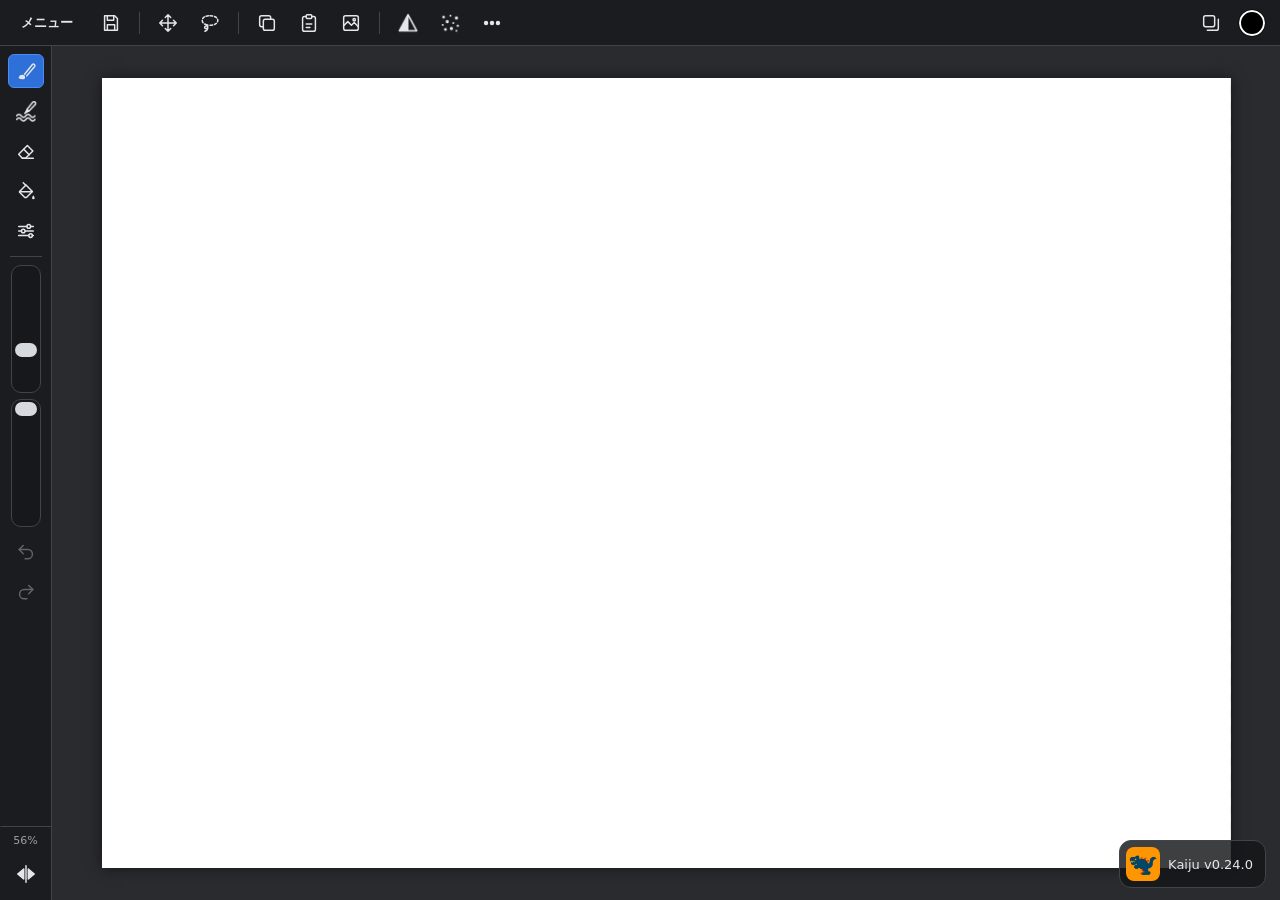
<file: index.html>
<!doctype html>
<html lang="ja" data-version="0.24.0" data-build="0.24.0-mvbcf6zs">
<head>
  <meta charset="utf-8">
  <base href="b/0.24.0-mvbcf6zs/">
  <meta name="viewport" content="width=device-width, initial-scale=1, maximum-scale=1, viewport-fit=cover">
  <meta name="apple-mobile-web-app-capable" content="yes">
  <meta name="mobile-web-app-capable" content="yes">
  <meta name="apple-mobile-web-app-title" content="Kaiju">
  <meta name="apple-mobile-web-app-status-bar-style" content="black">
  <meta name="theme-color" content="#1e1f23">
  <link rel="manifest" href="manifest.webmanifest">
  <link rel="apple-touch-icon" href="icon.png">
  <link rel="icon" href="icon.png">
  <meta http-equiv="Content-Security-Policy" content="default-src 'self'; img-src 'self' data: blob:; style-src 'self' 'unsafe-inline'; script-src 'self'">
  <title>Kaiju</title>
  <link rel="stylesheet" href="styles.css">
</head>
<body>
  <div id="app">
    <!-- トップバーとサイドバー: 並ぶものは、state.topbar / state.sidebar(レイアウトで自由に変えられる。ui.js の drawBars が作る) -->
    <header id="topbar">
      <button id="btn-menu" data-pop="pop-menu" title="メニュー(新規・開く・書き出し・表示・設定・レイアウト・取扱説明書)">メニュー</button>
      <div id="topbar-actions" class="group"></div>
    </header>

    <div id="workrow">
      <aside id="sidebar-left"></aside>
      <!-- 1つだけある部品(サイズ・不透明度のバー)。置かれていないあいだは、ここにしまう -->
      <div id="bar-parts" hidden>
        <div class="vslider" id="vs-size" title="ブラシのサイズ([ と ] でも)。長押し(動かしたあと、そのまま止めていても)で、今のサイズを登録 / 解除"><div class="vs-marks"></div><div class="vs-thumb"></div></div>
        <div class="vslider" id="vs-opacity" title="ブラシの不透明度(数字キー 1〜0 でも)"><div class="vs-thumb"></div></div>
      </div>

    <main id="canvas-area">
      <canvas id="view"></canvas>
      <!-- サイズバーを長押しすると出る: サイズの登録 / 解除 -->
      <div id="size-pop"><button id="btn-mark"></button></div>
      <div id="vs-bubble"></div>
      <!-- 起動のとき、右下に少しのあいだ出る -->
      <div id="splash"><img src="icon.png" alt=""><span id="splash-text">Kaiju</span></div>
    </main>
      <!-- 右に固めたウィンドウが、縦に並ぶ所(Kodai のカラー・線と塗りのパネルと同じ形) -->
      <aside id="dock-right"></aside>
    </div>
  </div>

  <!-- ここから下は、ボタンを押したときに出る小さなパネル -->
  <div class="pop left" id="pop-menu">
    <button data-action="new">新規作成<kbd>Ctrl+N</kbd></button>
    <button data-action="open">開く<kbd>Ctrl+O</kbd></button>
    <button data-action="save" title="PSD(設定で Kaiju の形式にもできる)で保存。前に保存したファイルがあれば、上書き">保存<kbd>Ctrl+S</kbd></button>
    <button data-action="saveAs">名前を付けて保存</button>
    <button data-action="exportPng">PNG で書き出し</button>
    <button data-action="placeImage">画像を埋め込む</button>
    <hr>
    <button data-action="fit">全体を表示<kbd>Ctrl+0</kbd></button>
    <button data-action="zoom100">100% で表示<kbd>Ctrl+1</kbd></button>
    <button data-action="resetRotation">角度を戻す</button>
    <hr>
    <button data-action="toggleFinger" id="menu-finger" title="オフにすると、指では描かず(指1本は画面の移動)、ペンだけで描く"></button>
    <button data-pop="pop-more" title="バーに置いていない機能、ぜんぶ">そのほかの機能</button>
    <button data-action="settings">設定…</button>
    <button data-action="shareSend" title="描いている絵と設定を、1つのファイルにして、ほかの端末へ">共有パックを送る…</button>
    <button data-action="shareOpen" title="ほかの端末から送った、絵と設定を入れる">共有パックを開く…</button>
    <button data-action="manual">取扱説明書</button>
    <button data-action="checkUpdate" title="新しい版があれば、取ってきて入れ替える">新しい版を確かめる(更新)</button>
    <button data-action="layout" title="トップバーとサイドバーのボタンを、持って好きな所へ動かす">レイアウト(ボタンの位置を変える)</button>
    <div class="pop-note" id="app-version"></div>
  </div>

  <div class="pop side" id="pop-brush">
    <div class="pop-head">
      <h3 id="brush-title">ブラシ</h3>
      <span class="group">
        <button data-action="importBrush" title="Photoshop のブラシ(.abr)か画像から、ブラシを足す">読み込み</button>
        <button id="brush-pick" class="ico" style="--icon: url(&quot;icons/eyedropper.png&quot;)" title="スポイト: 絵を押すと、その色を拾う(ブラシのボタンの長押しでも)"></button>
        <button id="btn-brush-new" title="今のブラシをもとに、新しいブラシを作る">＋ 新しいブラシ</button>
      </span>
    </div>
    <div id="brush-list"></div>
    <details id="brush-editor">
      <summary>このブラシの設定</summary>
      <div id="brush-editor-body"></div>
    </details>
    <div id="brush-global"></div>
  </div>

  <div class="pop side" id="pop-fill">
    <div class="pop-head"><h3>バケツ(塗りつぶし)</h3></div>
    <div id="fill-body"></div>
  </div>

  <div class="pop side adjust" id="pop-hsb">
    <div class="pop-head"><h3>色相・彩度・明るさ</h3><button id="hsb-reset" title="3つとも 0 に戻す">0 に戻す</button></div>
    <div class="opts">
      <label class="opt"><span>色相</span><input type="range" class="color-track" id="hsb-h" min="-180" max="180" value="0"><em id="hsb-h-val"></em></label>
      <label class="opt"><span>彩度</span><input type="range" class="color-track" id="hsb-s" min="-100" max="100" value="0"><em id="hsb-s-val"></em></label>
      <label class="opt"><span>明るさ</span><input type="range" class="color-track" id="hsb-l" min="-100" max="100" value="0"><em id="hsb-l-val"></em></label>
      <div class="opt-hint">今のレイヤーの色を変えます。選択範囲があれば、その中だけです。バーの色は、動かしたらなる色です。</div>
    </div>
    <div class="row-end"><button id="hsb-cancel">やめる</button><button id="hsb-apply" class="primary">適用</button></div>
  </div>

  <div class="pop side adjust" id="pop-sharpen">
    <div class="pop-head"><h3>シャープ</h3><button id="sharpen-reset" title="0 に戻す">0 に戻す</button></div>
    <div class="opts">
      <label class="opt" title="くっきりさせる強さ"><span>強さ</span><input type="range" id="sharpen-amount" min="0" max="300" value="100"><em id="sharpen-amount-val"></em></label>
      <label class="opt" title="どのくらいの太さの輪郭を、くっきりさせるか。小さいと細かい所、大きいと大きな明暗"><span>半径</span><input type="range" id="sharpen-radius" min="1" max="40" value="2"><em id="sharpen-radius-val"></em></label>
      <label class="opt" title="まわりとの差が、これより小さい所は、そのままにする(ざらつき・ノイズを強めない)"><span>しきい値</span><input type="range" id="sharpen-threshold" min="0" max="60" value="0"><em id="sharpen-threshold-val"></em></label>
      <div class="opt-hint">今のレイヤーの輪郭を、くっきりさせます(アンシャープマスク)。選択範囲があれば、その中だけです。</div>
    </div>
    <div class="row-end"><button id="sharpen-cancel">やめる</button><button id="sharpen-apply" class="primary">適用</button></div>
  </div>

  <div class="pop side adjust" id="pop-noise">
    <div class="pop-head"><h3>ノイズ</h3><button id="noise-reset" title="0 に戻す">0 に戻す</button></div>
    <div class="opts">
      <label class="opt"><span>量</span><input type="range" id="noise-amount" min="0" max="100" value="20"><em id="noise-amount-val"></em></label>
      <label class="opt check"><input type="checkbox" id="noise-color">色つきのノイズ(オフなら、明るさだけ)</label>
      <div class="opt-hint">今のレイヤーの絵のある所に、ざらざらを足します。選択範囲があれば、その中だけです。</div>
    </div>
    <div class="row-end"><button id="noise-cancel">やめる</button><button id="noise-apply" class="primary">適用</button></div>
  </div>

  <div class="pop side adjust" id="pop-levels">
    <div class="pop-head"><h3>レベル補正</h3><button id="levels-reset" title="はじめの値に戻す">戻す</button></div>
    <canvas id="lv-hist" width="256" height="60" title="明るさの分布(左 = 暗い、右 = 明るい)"></canvas>
    <div class="opts">
      <label class="opt"><span>入力: 黒</span><input type="range" id="lv-in0" min="0" max="253" value="0"><em id="lv-in0-val"></em></label>
      <label class="opt"><span>入力: 中間</span><input type="range" id="lv-gamma" min="10" max="300" value="100"><em id="lv-gamma-val"></em></label>
      <label class="opt"><span>入力: 白</span><input type="range" id="lv-in1" min="2" max="255" value="255"><em id="lv-in1-val"></em></label>
      <label class="opt"><span>出力: 黒</span><input type="range" id="lv-out0" min="0" max="255" value="0"><em id="lv-out0-val"></em></label>
      <label class="opt"><span>出力: 白</span><input type="range" id="lv-out1" min="0" max="255" value="255"><em id="lv-out1-val"></em></label>
      <div class="opt-hint">「入力: 黒」より暗い所はまっ黒に、「入力: 白」より明るい所はまっ白になります。「中間」は、大きいほど明るくなります。</div>
    </div>
    <div class="row-end"><button id="levels-cancel">やめる</button><button id="levels-apply" class="primary">適用</button></div>
  </div>

  <!-- 今のツールの設定(図形・グラデーション・指先・スタンプ)。そのツールのボタンを、もう一度押すと出る -->
  <div class="pop side" id="pop-tool">
    <div class="pop-head"><h3 id="tool-title">ツールの設定</h3></div>
    <div id="tool-body"></div>
  </div>

  <!-- そのほかの機能: バーに置いていないもの、ぜんぶ -->
  <div class="pop left" id="pop-more">
    <div class="pop-head"><h3>そのほかの機能</h3></div>
    <div id="more-body"></div>
    <div class="pop-note">よく使うものは、メニュー →「レイアウト」で、バーに置けます。</div>
  </div>

  <div class="pop" id="pop-layers">
    <div class="pop-head">
      <h3>レイヤー</h3>
      <div class="group">
        <button data-action="mergeDown" class="ico" style="--icon: url(&quot;icons/merge.png&quot;)" title="下のレイヤーと結合 (Ctrl+E)。グループを選んでいるときは、グループを1枚にする"></button>
        <button data-action="clipToggle" class="ico" id="btn-clip" style="--icon: url(&quot;icons/clip-down.png&quot;)" title="マスクをクリップ: 下のレイヤー(またはグループ)に絵がある所にだけ表示する。クリップしている間は、色が付く"></button>
        <button data-action="groupLayer" class="ico" style="--icon: url(&quot;icons/folder.png&quot;)" title="選んでいるレイヤーを、グループ(フォルダ)にまとめる(グループには、上のレイヤーをクリップできる)"></button>
        <button data-action="addLayer" class="icon-text" title="新規レイヤー (Ctrl+Shift+N)">＋</button>
      </div>
    </div>
    <!-- 重ね方・不透明度・複製・ロック・削除の欄。ふだんはしまってあり、レイヤーを左にスライドすると、その行の中に出る(ui.js の drawLayers が動かす) -->
    <div id="layer-ctl-home" hidden>
    <div id="layer-ctl">
    <!-- どれを・どの順に出すかは、state.layerCtl(レイアウト →「レイヤーの欄…」で変えられる。ui.js の applyLayerUi が、data-ctl の印で並べる) -->
    <div class="layer-props">
      <div class="row main">
        <label class="opacity-row" data-ctl="opacity" title="不透明度"><input type="range" id="layer-opacity" min="0" max="100"><em id="layer-opacity-val"></em></label>
        <button id="blend-toggle" data-ctl="blend" title="重ね方(合成モード)。押すたびに、2つを切り替える(どの2つかは、設定で選べる)"></button>
        <label class="check" id="clip-row" hidden><input type="checkbox" id="layer-clip">マスクをクリップ</label>
      </div>
      <div class="row" id="layer-more">
        <select id="layer-blend" data-ctl="blendAll" title="合成モード(ぜんぶ)"></select>
        <label class="check" id="lock-row" data-ctl="alphaLock" title="透明な所には描けなくする(はみ出さずに色を変えられる)"><input type="checkbox" id="layer-lock">アルファロック</label>
      </div>
    </div>
    <div class="layer-buttons">
      <button data-action="renameLayer" data-ctl="rename" data-opt="rename" title="名前を変更(一覧でダブルクリックでも)">名前</button>
      <button data-action="dupLayer" data-ctl="dup" title="複製 (Ctrl+J)">複製</button>
      <button data-action="layerUp" data-ctl="up" data-opt="upDown" class="icon-text" title="上へ">▲</button>
      <button data-action="layerDown" data-ctl="down" data-opt="upDown" class="icon-text" title="下へ">▼</button>
      <button data-action="ungroupLayer" data-ctl="ungroup" data-opt="ungroup" title="グループをほどく">解除</button>
      <button data-action="clipToggle" data-ctl="clip" class="ico" style="--icon: url(&quot;icons/clip-down.png&quot;)" title="マスクをクリップ(付ける / 外す)"></button>
      <button data-action="mergeDown" data-ctl="merge" class="ico" style="--icon: url(&quot;icons/merge.png&quot;)" title="下のレイヤーと結合"></button>
      <button data-action="clearLayer" data-ctl="clear" title="レイヤーの中身を消す (Delete)">消去</button>
      <button data-action="lockLayer" data-ctl="lock" id="btn-lock" class="ico" style="--icon: url(&quot;icons/lock.png&quot;)" title="ロック: このレイヤーに、描く・動かす・消す・削除ができなくなる"></button>
      <button data-action="deleteLayer" data-ctl="delete" class="danger ico" style="--icon: url(&quot;icons/trash.png&quot;)" title="レイヤーを削除"></button>
    </div>
    </div>
    </div>
    <div id="layer-wrap"><div id="layer-list"></div><i id="layer-scroll"></i></div>
  </div>

  <div class="pop" id="pop-color">
    <div class="pop-head"><h3>カラー</h3></div>
    <canvas id="color-wheel" width="520" height="520" hidden></canvas>
    <div class="color-row">
      <canvas id="color-sv" width="240" height="170"></canvas>
      <canvas id="color-hue" width="20" height="170"></canvas>
    </div>
    <div class="color-foot">
      <div class="swatch-stack">
        <div id="sw-bg" class="swatch bg" title="背景色(クリックで入れ替え)"></div>
        <div id="sw-fg" class="swatch fg" title="描画色"></div>
      </div>
      <button id="btn-swap" class="icon-text color-extra" title="描画色と背景色を入れ替え (X)">⇄</button>
      <button id="btn-default" class="color-extra" title="黒と白に戻す (D)">初期</button>
      <input type="text" id="in-hex" class="color-extra" maxlength="7" spellcheck="false" title="色のコード">
      <button id="sw-toggle" class="ico" style="--icon: url(&quot;icons/palette.png&quot;)" title="パレット(履歴と、よく使う色)を、出す / しまう"></button>
    </div>
    <div id="cmyk-read" class="color-extra" title="この色を CMYK(印刷のインクの割合)にしたときの、目安の数字"></div>
    <div id="sw-box">
      <div class="sw-label">履歴</div>
      <div id="recent-colors" class="sw-grid" title="使った色(新しい順)。押すと、その色になる"></div>
      <div class="sw-label">よく使う色<span>空いたマスを押すと、今の色を登録。長押しで、入れ替え / 外す</span></div>
      <div id="palette" class="sw-grid"></div>
    </div>
  </div>

  <!-- レイアウトを変えている間だけ出る: 説明と、置いていないボタンの箱 -->
  <div id="layout-bar" hidden>
    <div class="lb-head">
      <b>レイアウト</b><span>下の箱のボタンを持って、トップバーかサイドバーの好きな所へ(同じボタンを、いくつ置いてもかまいません)。バーのボタンをこの箱へ入れると、外せます</span>
      <button id="layout-up" class="lb-btn" title="下の箱を、上へ送る">▲</button><button id="layout-down" class="lb-btn" title="下の箱を、下へ送る">▼</button><button id="layout-layer" class="lb-btn" title="レイヤーを選んだときに出る欄(不透明度・重ね方・複製・ロック・削除など)の、出すものと並び">レイヤーの欄…</button><button id="layout-look" class="lb-btn" title="バーとタブの色、敷く素材、バーの形などを変える">色とデザイン…</button><button id="layout-reset" class="lb-btn">はじめの並びに戻す</button><button id="layout-done" class="lb-btn primary">完了</button>
    </div>
    <div id="layout-tray"></div>
  </div>

  <!-- 切り抜きツールの間だけ出る -->
  <div id="crop-bar" hidden>
    <span id="crop-info"></span>
    <button data-action="cropCancel">やめる</button><button data-action="cropApply" class="primary">切り抜く</button>
  </div>

  <!-- 移動・変形ツールの間だけ出る(画面の下。絵が見やすいように) -->
  <div id="move-bar" hidden>
    <div class="seg" id="move-modes">
      <button data-move-mode="scale" title="動かす・大きさを変える・回す">拡縮・回転</button>
      <button data-move-mode="free" title="4つの角を、1つずつ好きな所へ(台形・ななめ)">自由変形</button>
      <button data-move-mode="mesh" title="4×4 の点を動かして、絵を曲げる">メッシュ</button>
    </div>
    <span class="mb-sep"></span>
    <span class="mb-label">反転</span>
    <button data-action="moveFlipH" title="枠の中の絵を、左右に反転">左右</button>
    <button data-action="moveFlipV" title="枠の中の絵を、上下に反転">上下</button>
    <span class="mb-sep"></span>
    <label class="check" title="角を持って大きさを変えるとき、縦と横の比を保つ(拡縮・回転のとき)"><input type="checkbox" id="move-ratio">縦横比を固定</label>
    <button data-action="moveDone" class="primary" title="選択を解除して、前のツールに戻る(キャンバスの外を押しても同じ)">完了</button>
  </div>

  <!-- 仮想 CMYK: 画面の色を、印刷で出せる色の幅に近づける(あざやかな緑・青・赤を、にぶくする) -->
  <svg width="0" height="0" style="position:absolute" aria-hidden="true"><filter id="cmyk-proof" color-interpolation-filters="sRGB">
    <feColorMatrix type="matrix" values="0.92 0.04 0.04 0 0  0.10 0.80 0.10 0 0  0.08 0.20 0.72 0 0  0 0 0 1 0"/></filter></svg>

  <div id="modal-root"></div>
  <div id="toast"></div>
  <script type="module" src="js/app.js"></script>
</body>
</html>
</file>
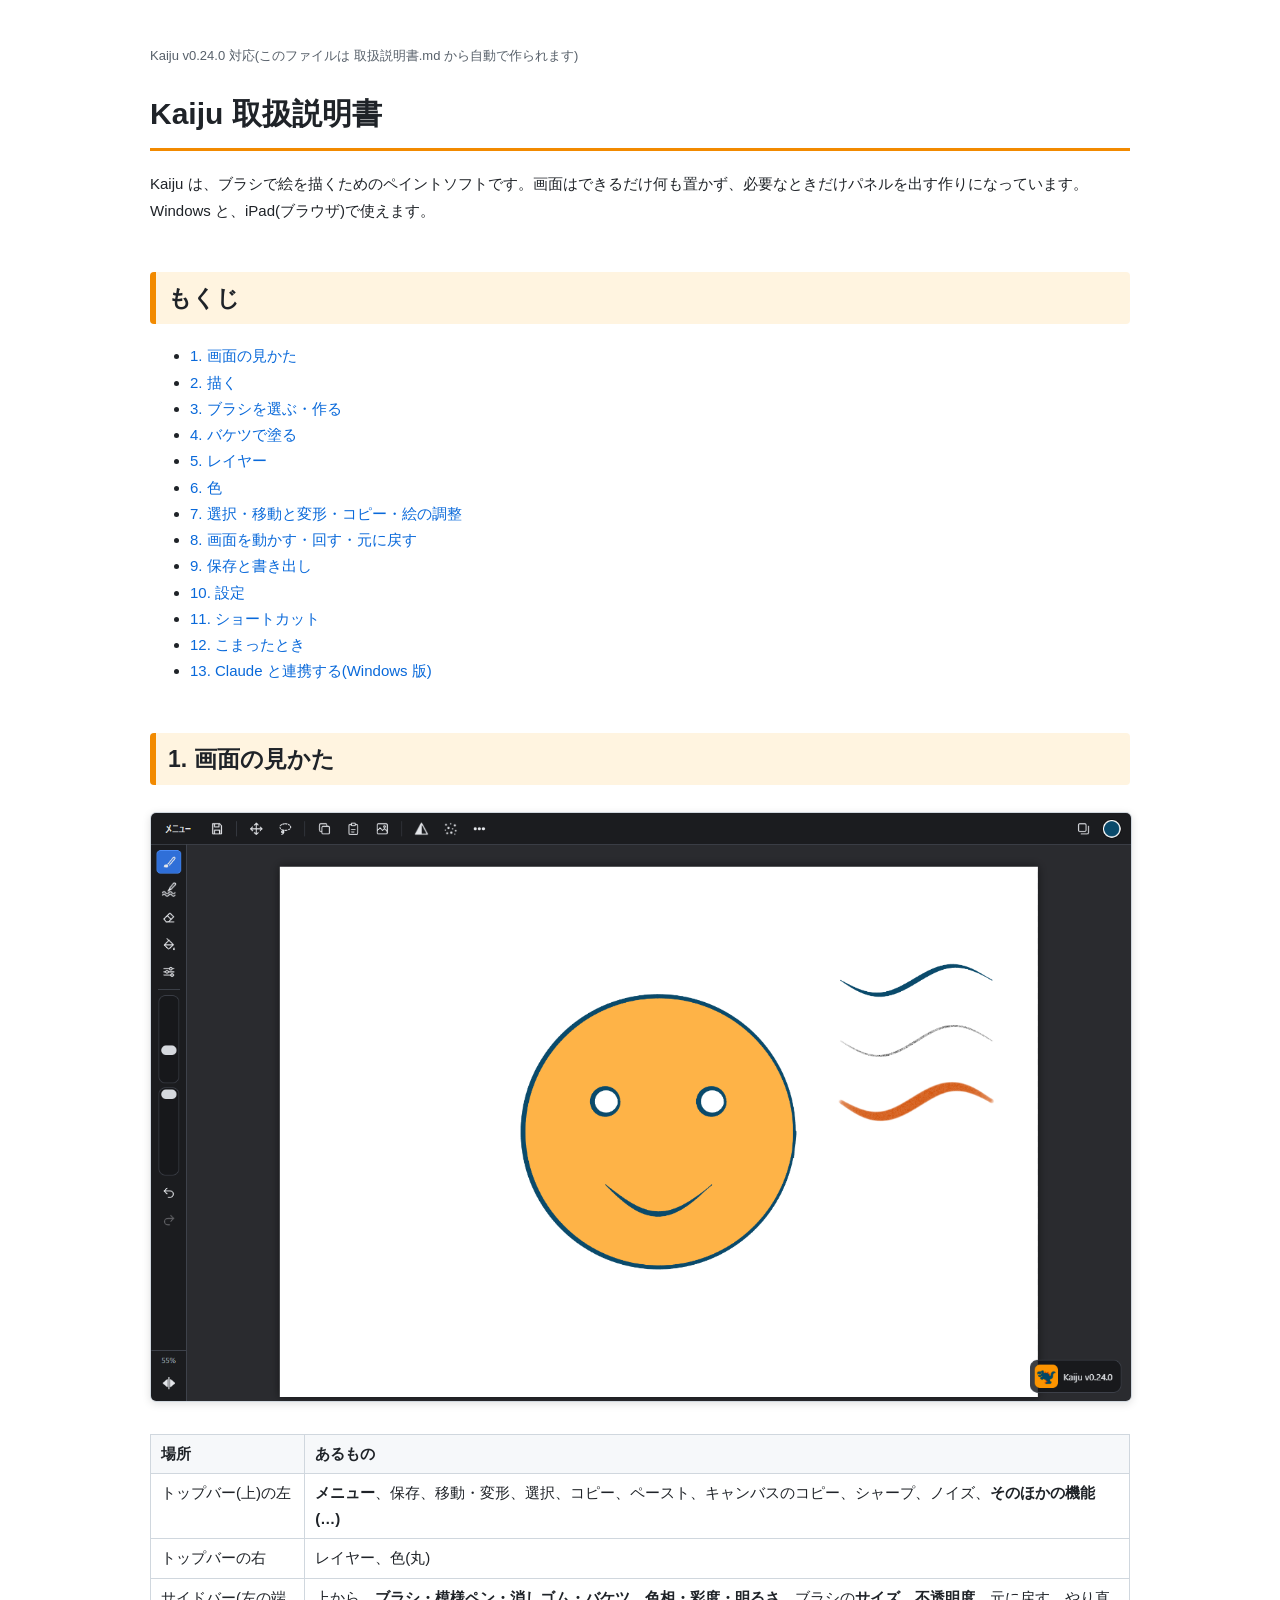
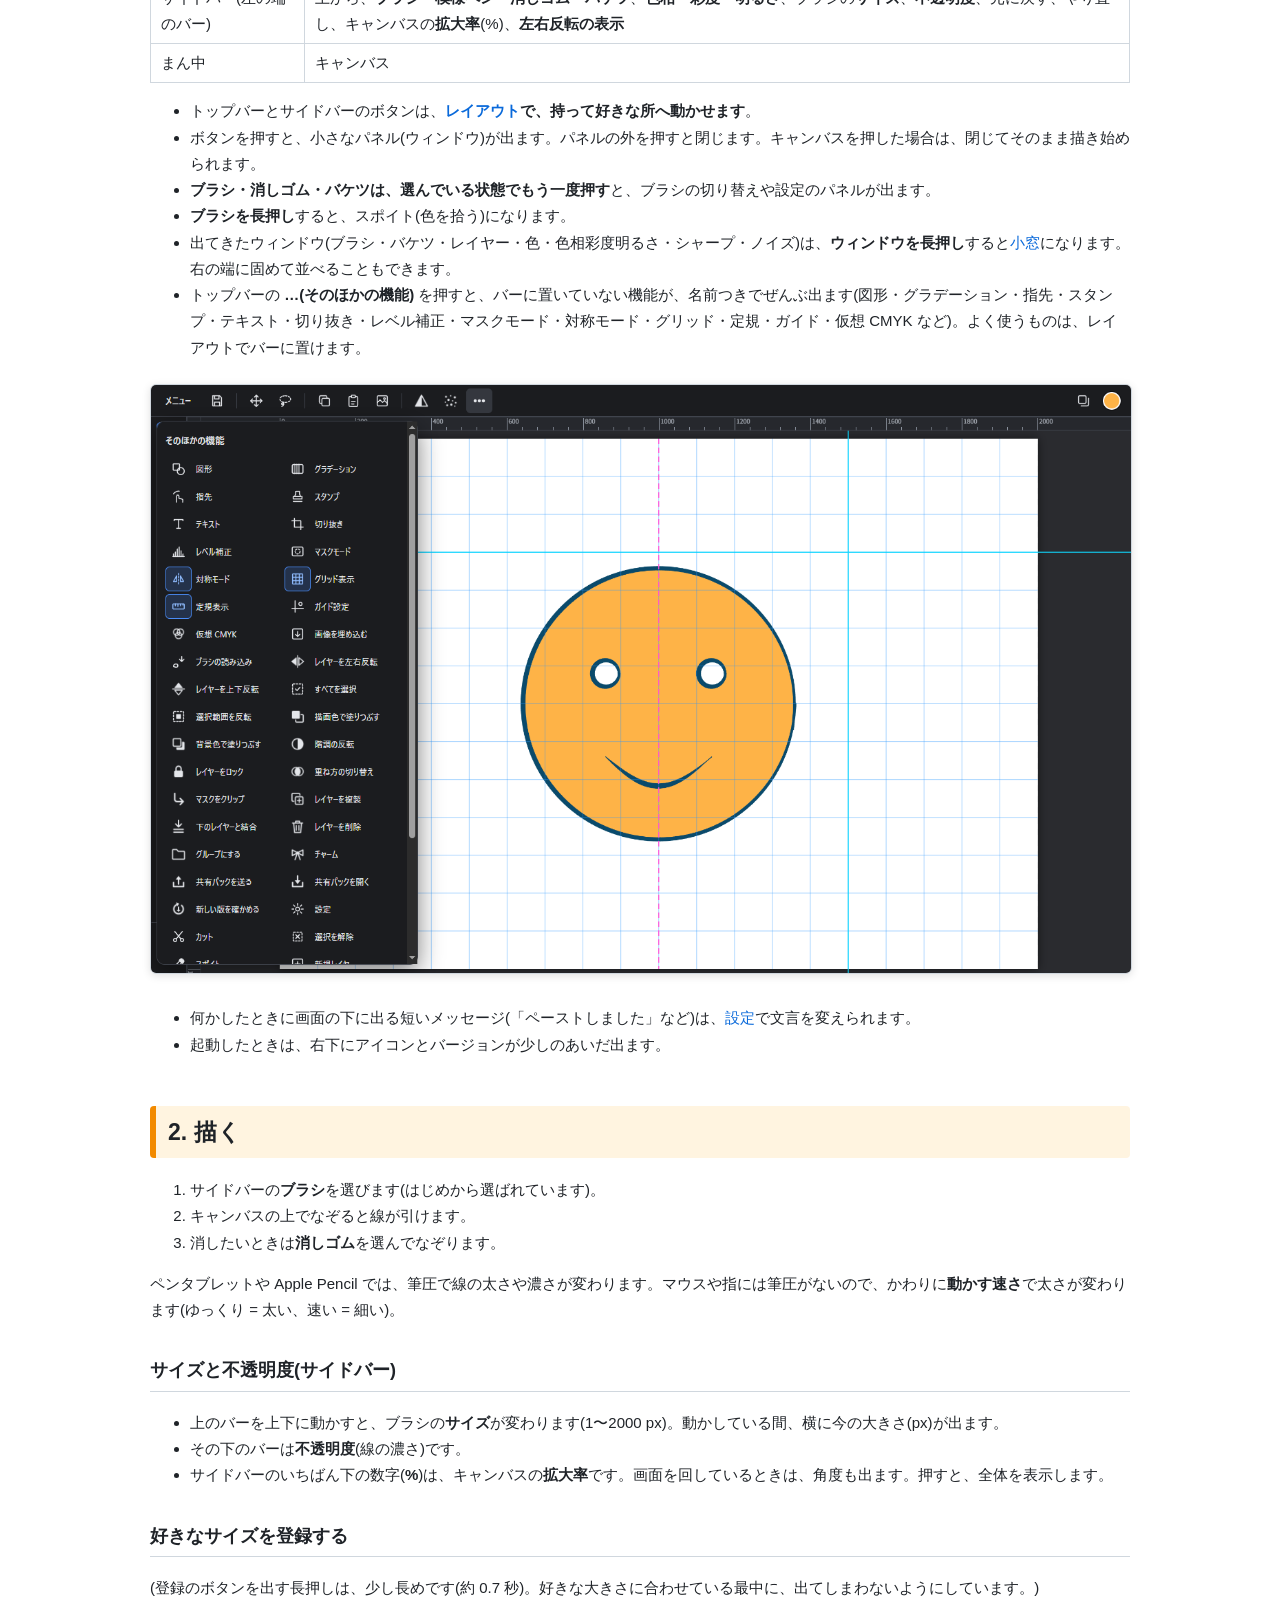
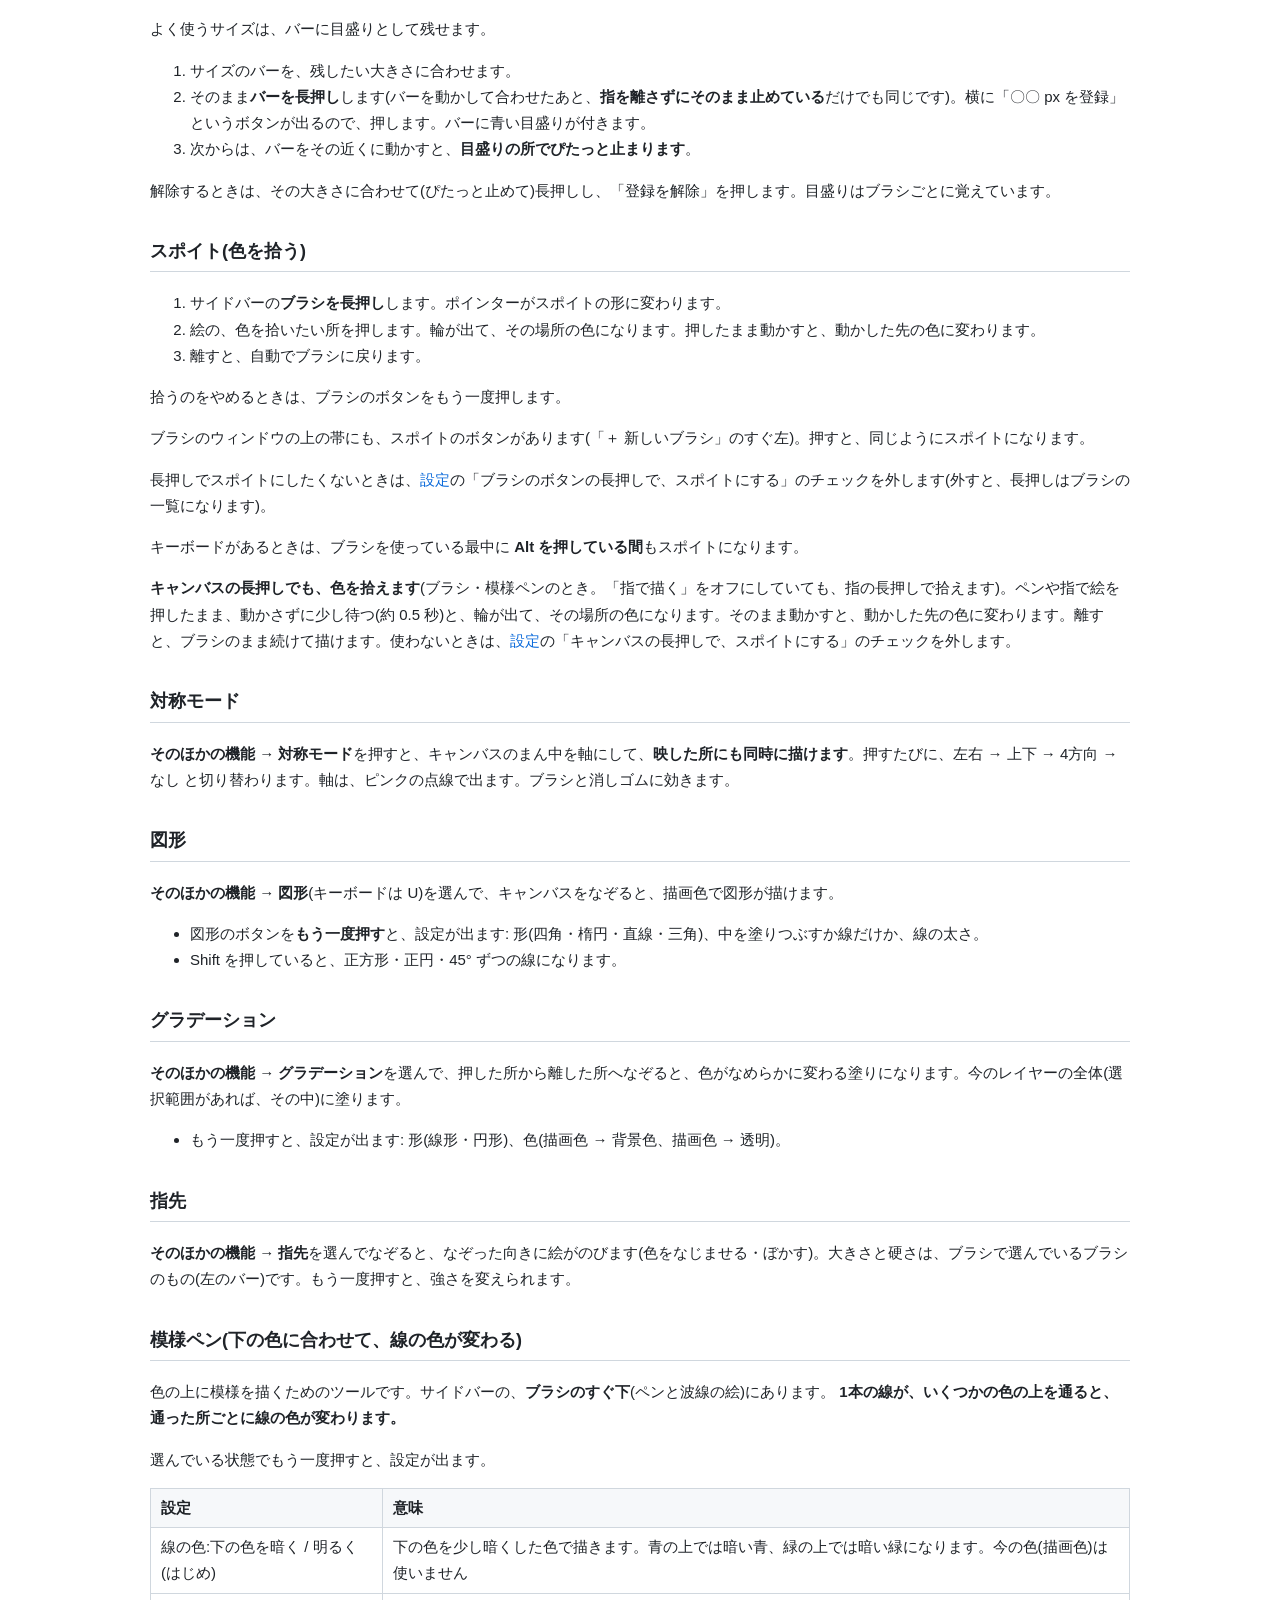
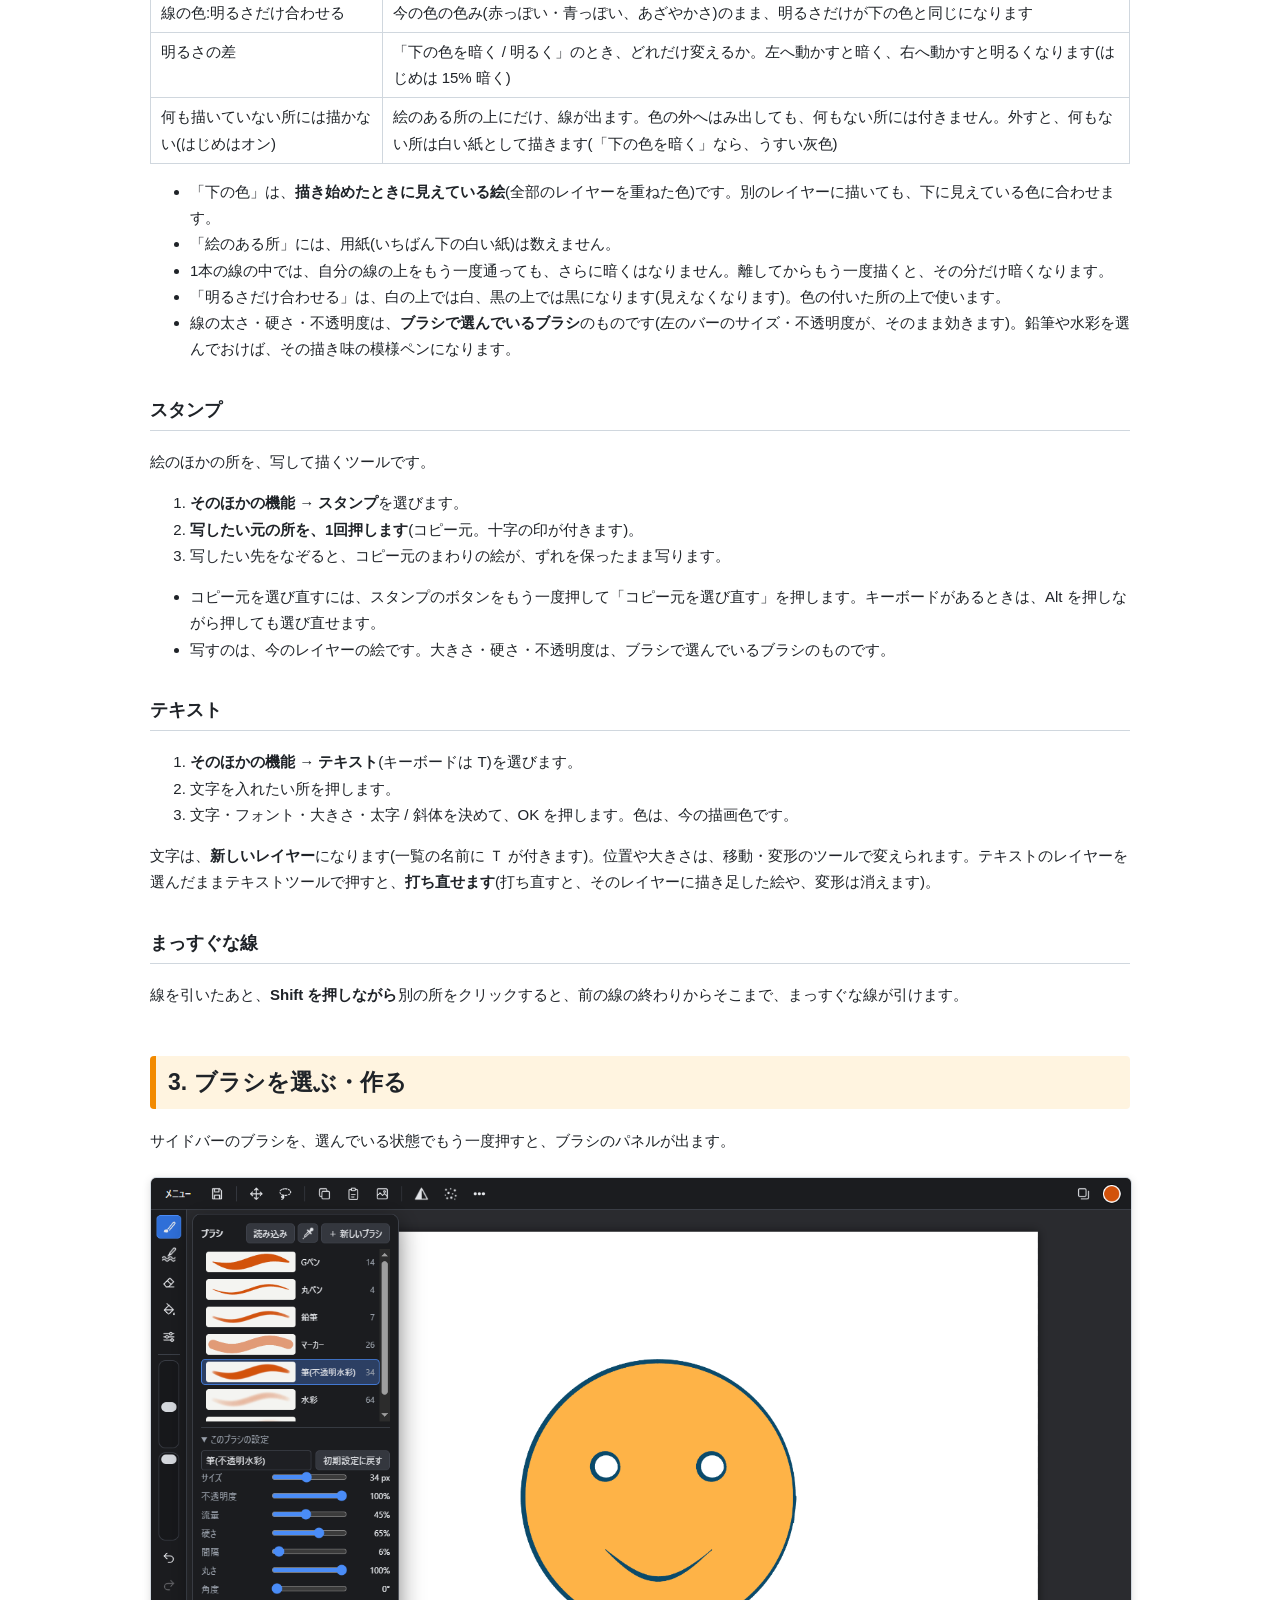
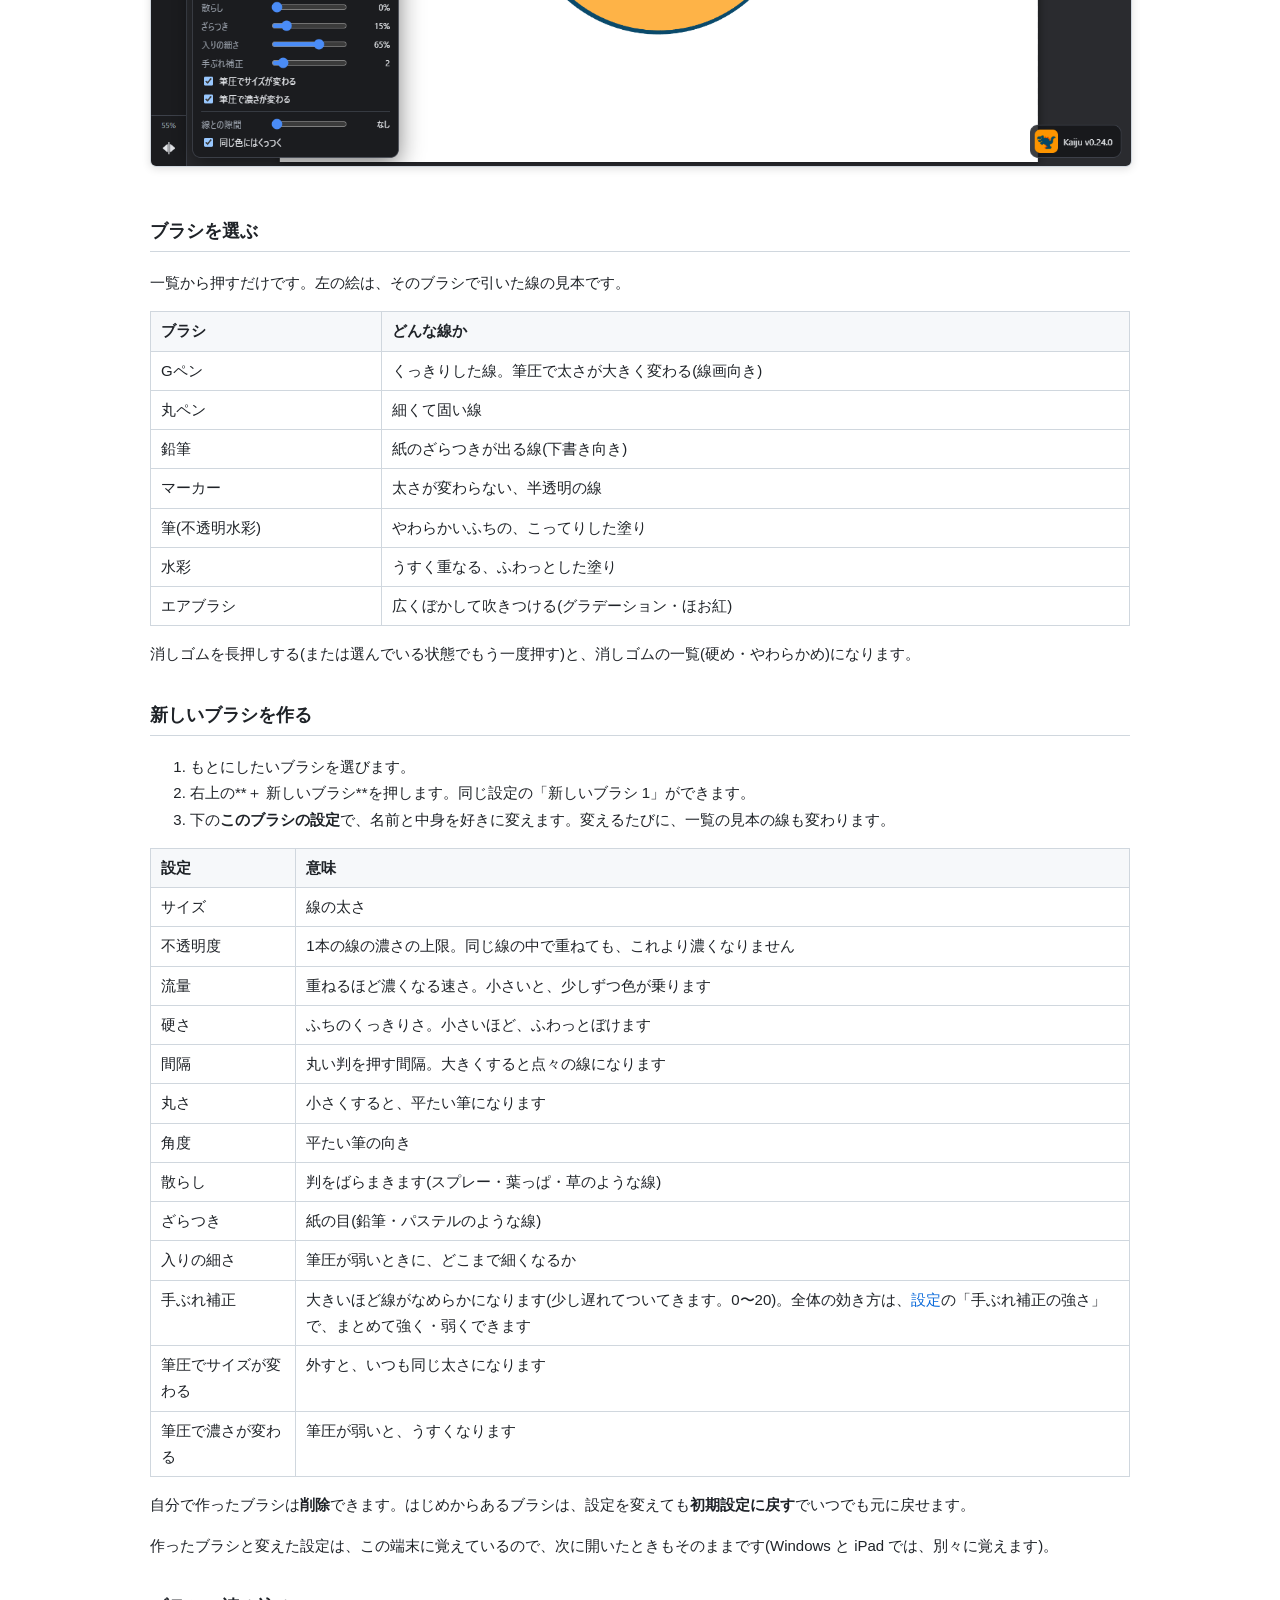
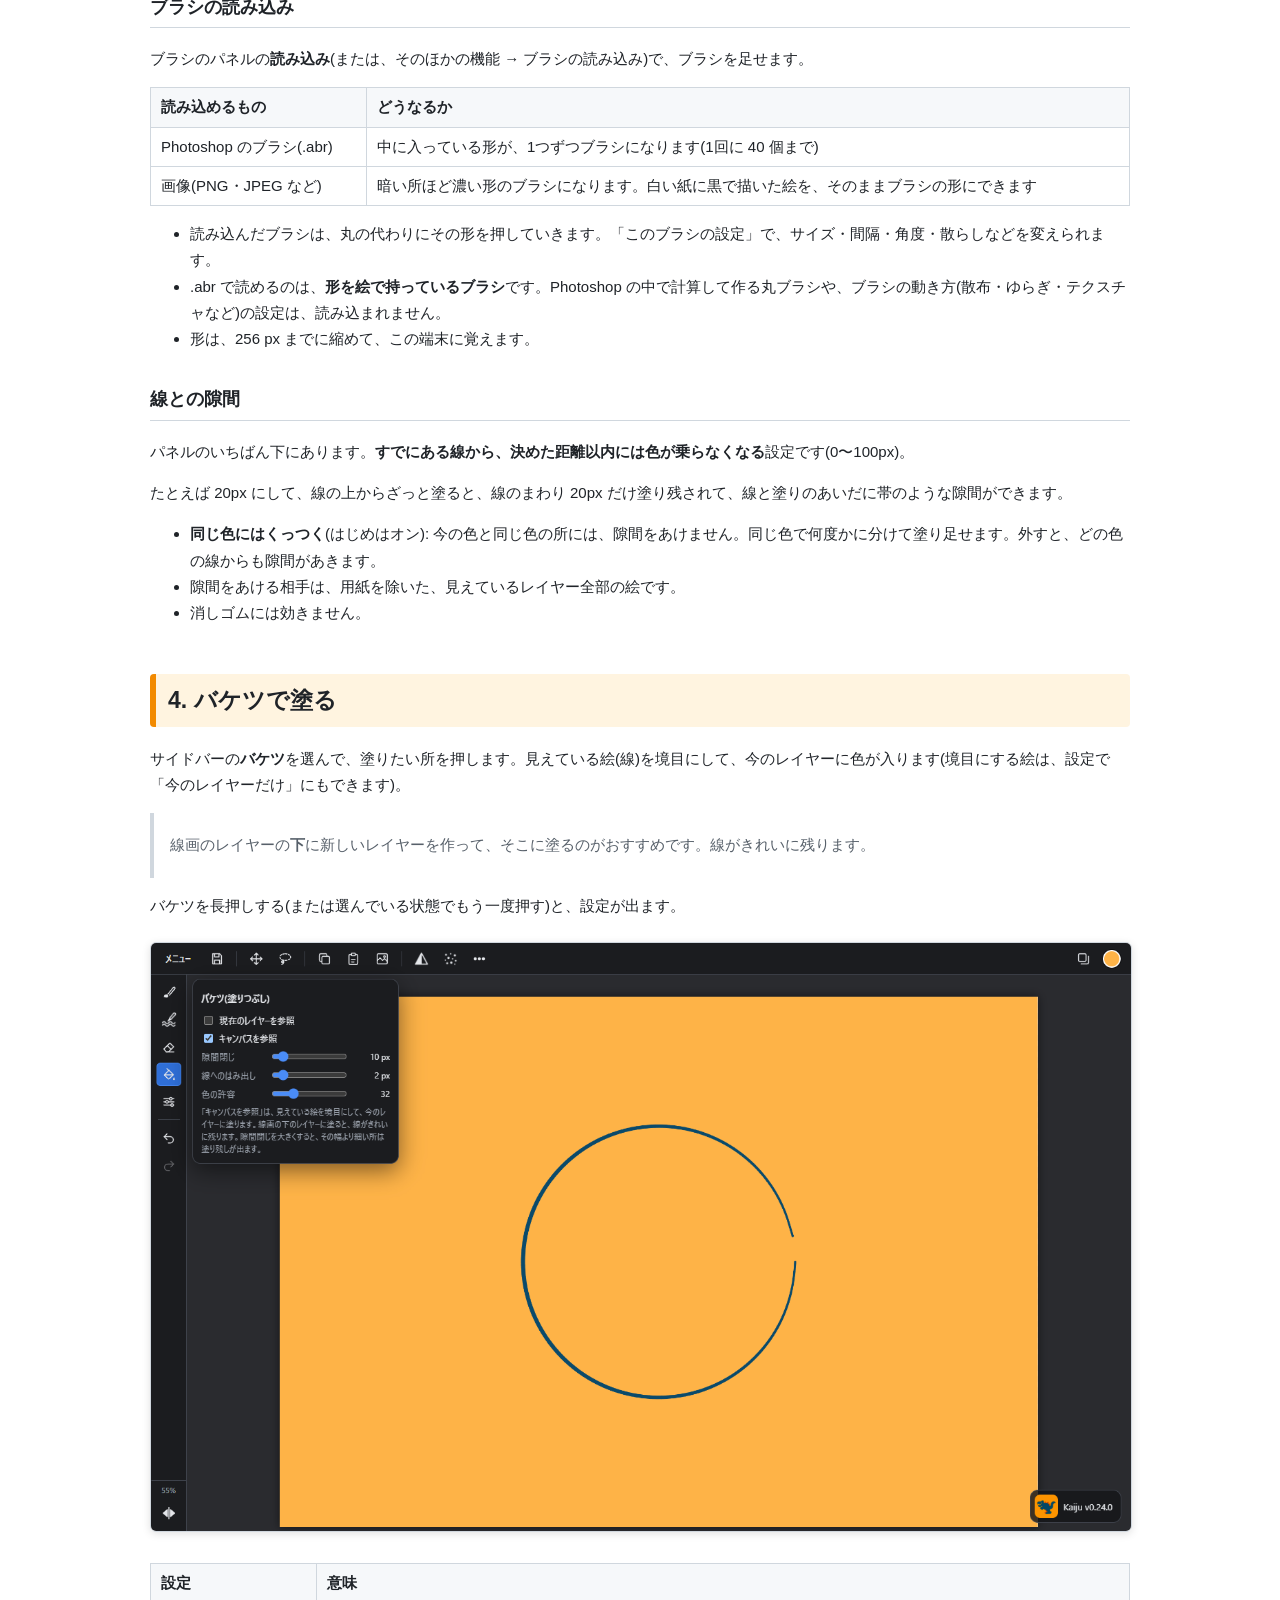
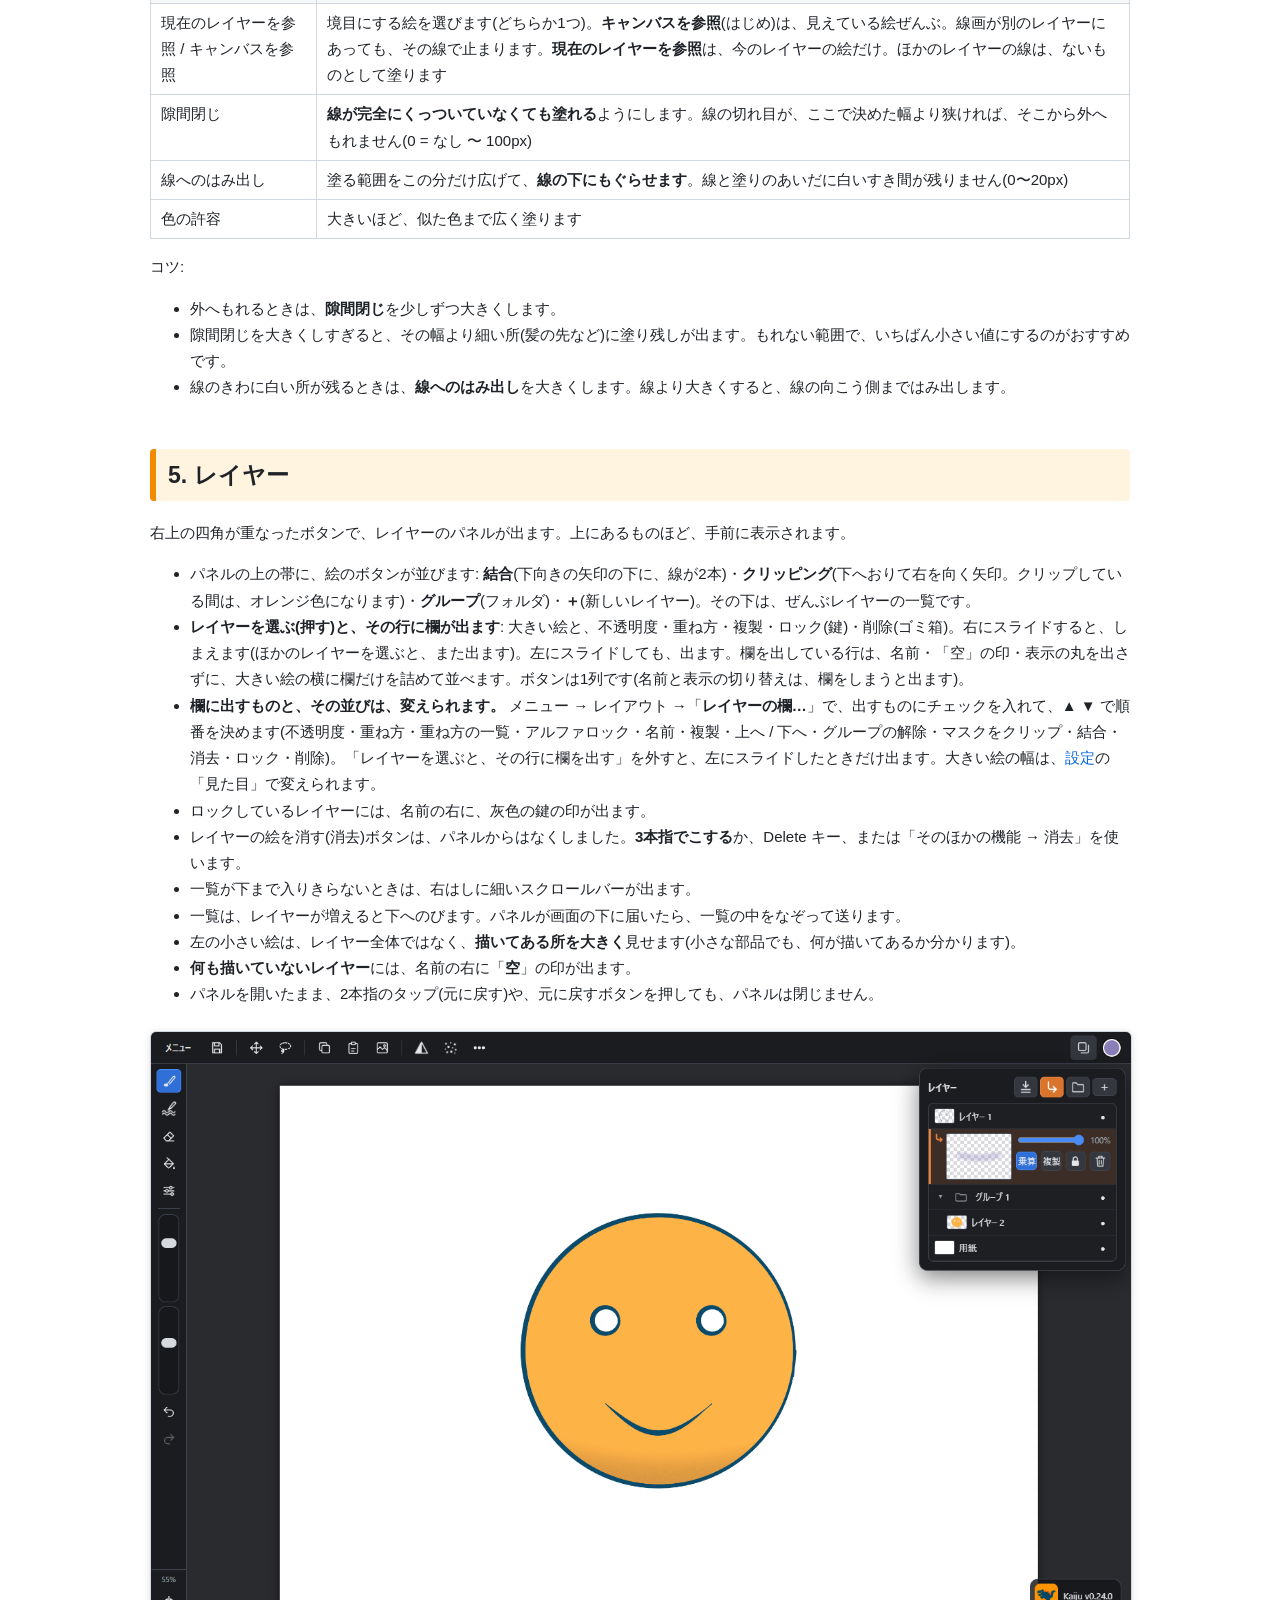
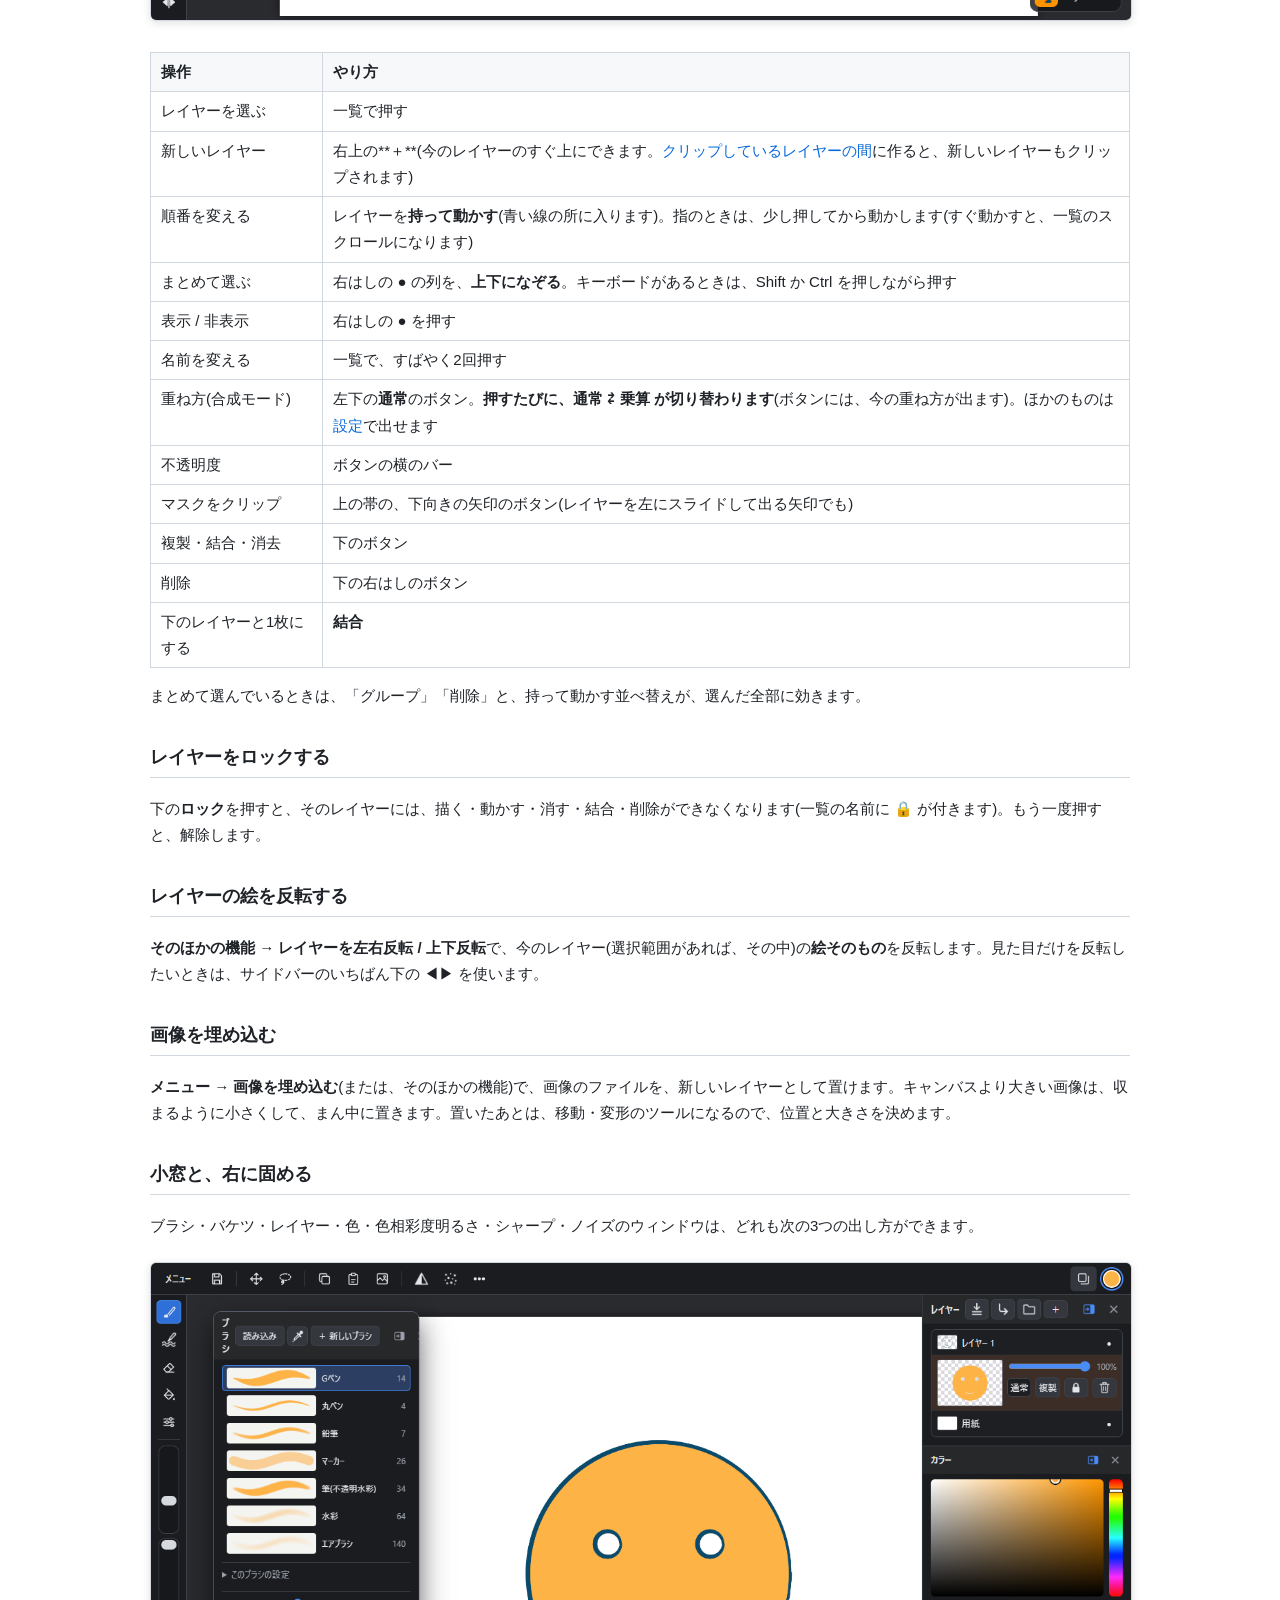
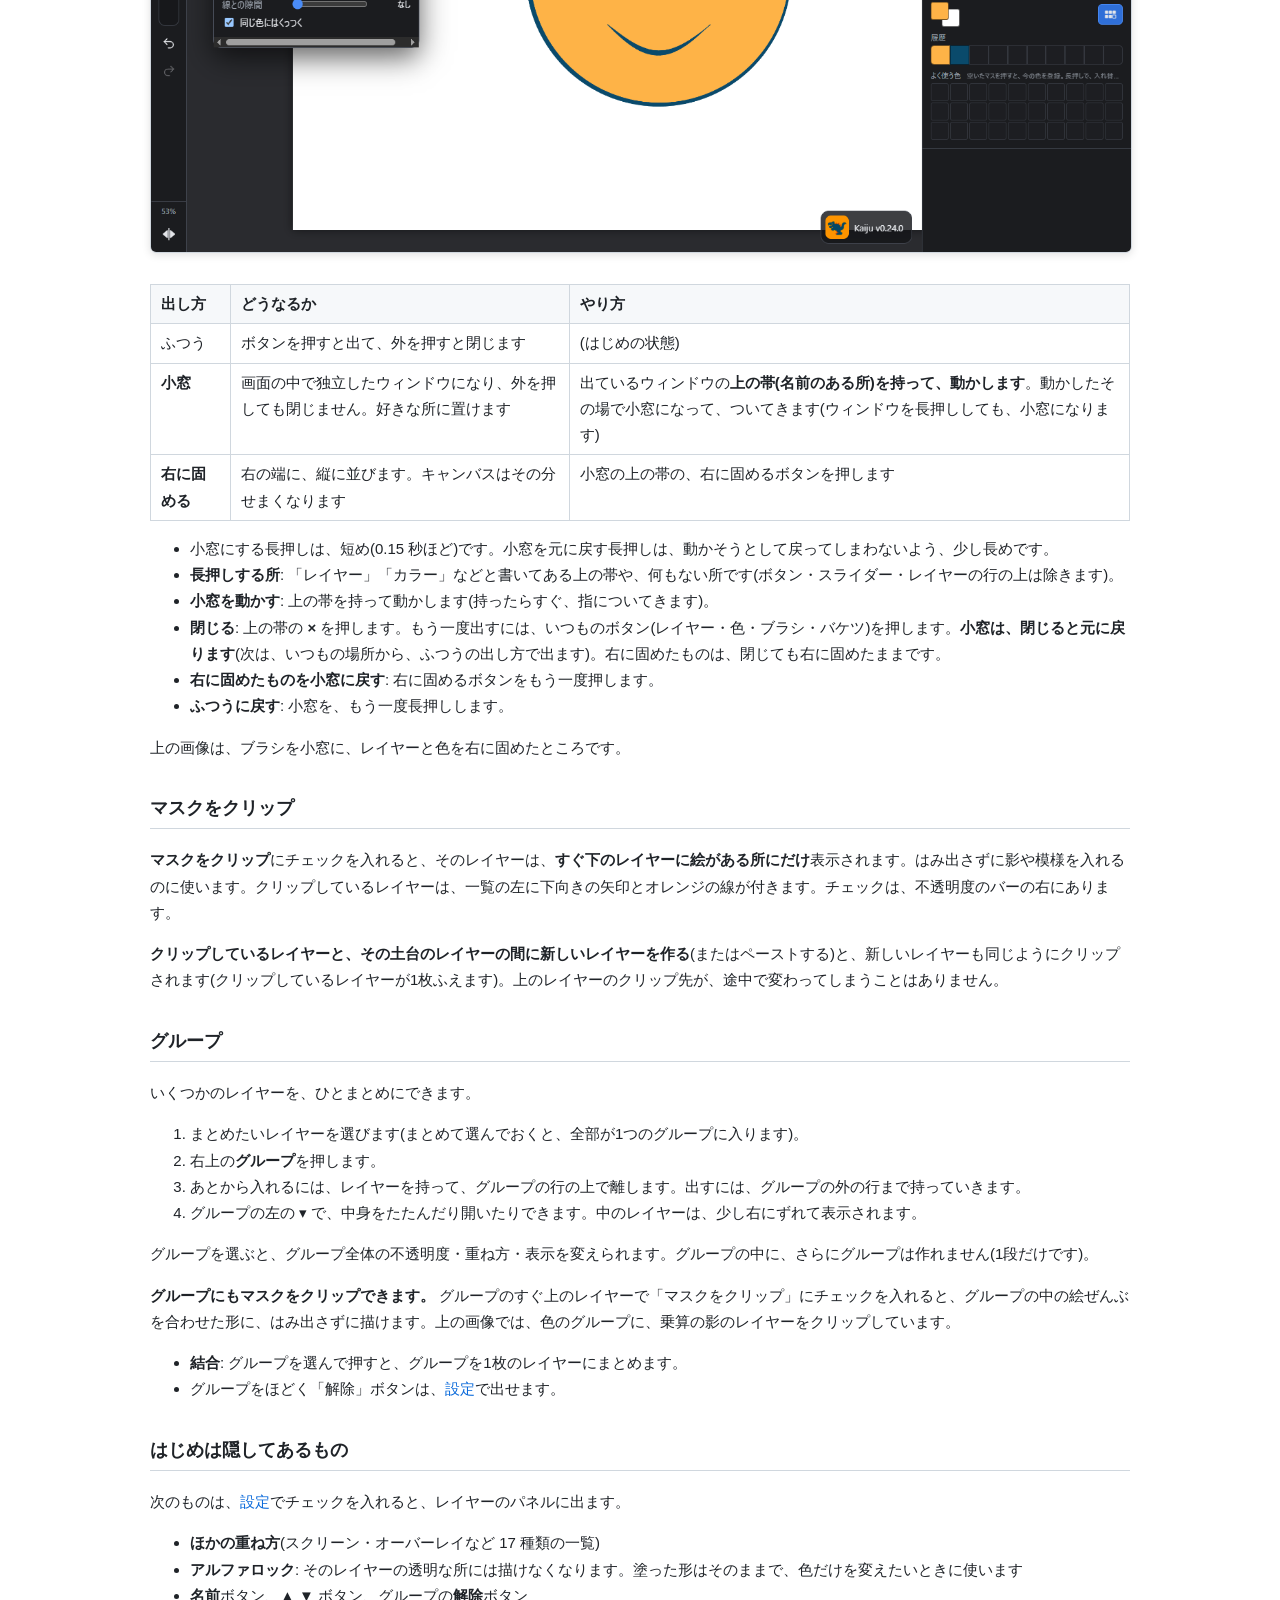
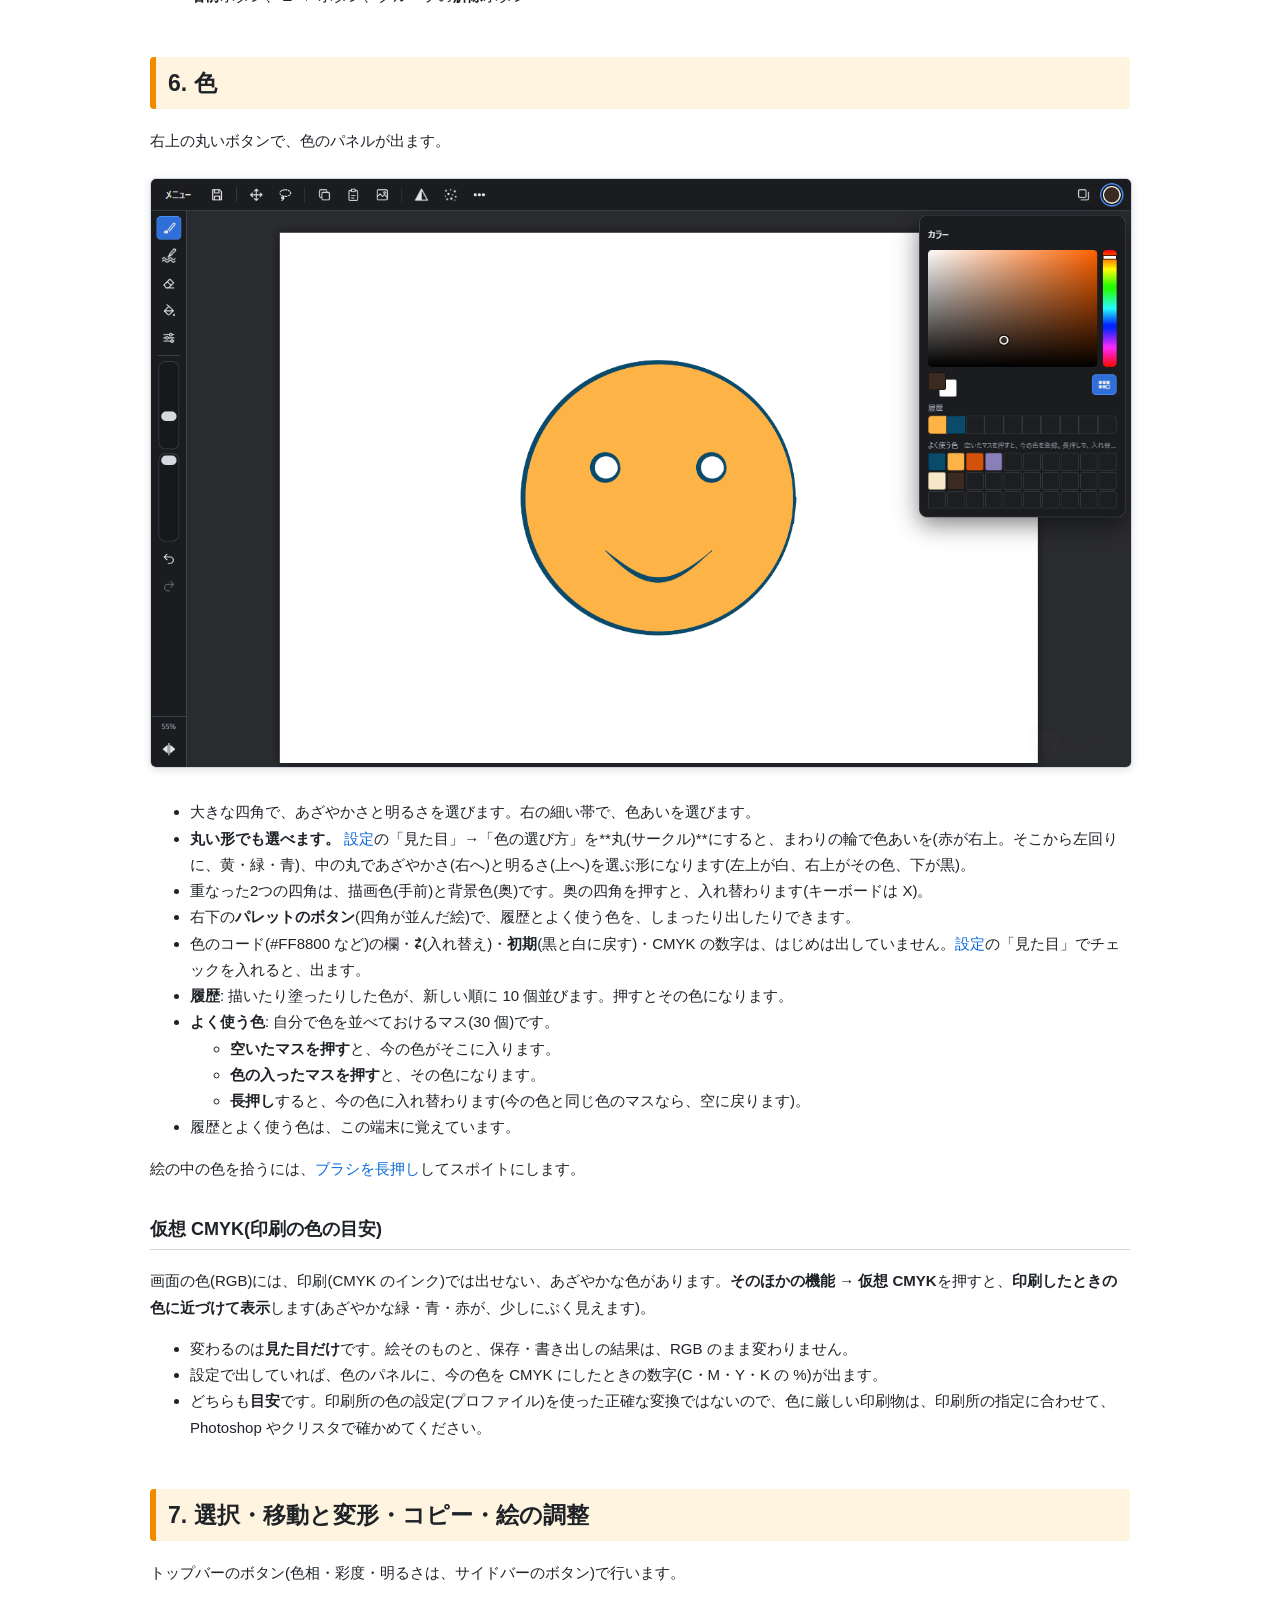
<file: b/0.24.0-mvbcf6zs/manual.html>
<!doctype html>
<html lang="ja"><head><meta charset="utf-8"><title>Kaiju 取扱説明書 v0.24.0</title><style>
  :root { color-scheme: light; }
  body { font-family: "Yu Gothic UI", "Yu Gothic", "Meiryo", sans-serif; font-size: 15px; line-height: 1.75; color: #1f2328;
         max-width: 980px; margin: 0 auto; padding: 32px 40px 80px; background: #fff; }
  h1 { font-size: 30px; border-bottom: 3px solid #f28a00; padding-bottom: 8px; }
  h2 { font-size: 23px; margin-top: 48px; padding: 6px 12px; background: #fff4e0; border-left: 6px solid #f28a00; border-radius: 4px; }
  h3 { font-size: 18px; margin-top: 32px; border-bottom: 1px solid #d0d7de; padding-bottom: 4px; }
  img { max-width: 100%; border: 1px solid #d0d7de; border-radius: 6px; box-shadow: 0 2px 8px rgba(0,0,0,.12); margin: 8px 0; }
  table { border-collapse: collapse; margin: 12px 0; width: 100%; }
  th, td { border: 1px solid #d0d7de; padding: 6px 10px; vertical-align: top; text-align: left; }
  th { background: #f6f8fa; white-space: nowrap; }
  code { background: #f3f4f6; padding: 1px 5px; border-radius: 4px; font-family: Consolas, monospace; font-size: 13px; }
  pre { background: #f6f8fa; padding: 12px 16px; border-radius: 6px; overflow-x: auto; line-height: 1.5; }
  pre code { background: none; padding: 0; font-family: "MS Gothic", "BIZ UDGothic", monospace; font-size: 14px; }
  blockquote { margin: 12px 0; padding: 4px 16px; color: #57606a; border-left: 4px solid #d0d7de; }
  a { color: #0969da; text-decoration: none; }
  hr { border: none; border-top: 1px solid #d0d7de; margin: 32px 0; }
  .meta { color: #57606a; font-size: 13px; }
  @media print {
    body { max-width: none; padding: 0; font-size: 12.5px; }
    h2 { break-before: page; }
    h2:first-of-type { break-before: auto; }
    img, table, pre { break-inside: avoid; }
    h2, h3 { break-after: avoid; }
  }
</style></head>
<body><p class="meta">Kaiju v0.24.0 対応(このファイルは 取扱説明書.md から自動で作られます)</p>
<h1 id="kaiju-取扱説明書">Kaiju 取扱説明書</h1>
<p>Kaiju は、ブラシで絵を描くためのペイントソフトです。画面はできるだけ何も置かず、必要なときだけパネルを出す作りになっています。Windows と、iPad(ブラウザ)で使えます。</p>
<h2 id="もくじ">もくじ</h2>
<ul>
<li><a href="#1-%E7%94%BB%E9%9D%A2%E3%81%AE%E8%A6%8B%E3%81%8B%E3%81%9F">1. 画面の見かた</a></li>
<li><a href="#2-%E6%8F%8F%E3%81%8F">2. 描く</a></li>
<li><a href="#3-%E3%83%96%E3%83%A9%E3%82%B7%E3%82%92%E9%81%B8%E3%81%B6%E4%BD%9C%E3%82%8B">3. ブラシを選ぶ・作る</a></li>
<li><a href="#4-%E3%83%90%E3%82%B1%E3%83%84%E3%81%A7%E5%A1%97%E3%82%8B">4. バケツで塗る</a></li>
<li><a href="#5-%E3%83%AC%E3%82%A4%E3%83%A4%E3%83%BC">5. レイヤー</a></li>
<li><a href="#6-%E8%89%B2">6. 色</a></li>
<li><a href="#7-%E9%81%B8%E6%8A%9E%E7%A7%BB%E5%8B%95%E3%81%A8%E5%A4%89%E5%BD%A2%E3%82%B3%E3%83%94%E3%83%BC%E7%B5%B5%E3%81%AE%E8%AA%BF%E6%95%B4">7. 選択・移動と変形・コピー・絵の調整</a></li>
<li><a href="#8-%E7%94%BB%E9%9D%A2%E3%82%92%E5%8B%95%E3%81%8B%E3%81%99%E5%9B%9E%E3%81%99%E5%85%83%E3%81%AB%E6%88%BB%E3%81%99">8. 画面を動かす・回す・元に戻す</a></li>
<li><a href="#9-%E4%BF%9D%E5%AD%98%E3%81%A8%E6%9B%B8%E3%81%8D%E5%87%BA%E3%81%97">9. 保存と書き出し</a></li>
<li><a href="#10-%E8%A8%AD%E5%AE%9A">10. 設定</a></li>
<li><a href="#11-%E3%82%B7%E3%83%A7%E3%83%BC%E3%83%88%E3%82%AB%E3%83%83%E3%83%88">11. ショートカット</a></li>
<li><a href="#12-%E3%81%93%E3%81%BE%E3%81%A3%E3%81%9F%E3%81%A8%E3%81%8D">12. こまったとき</a></li>
<li><a href="#13-claude-%E3%81%A8%E9%80%A3%E6%90%BA%E3%81%99%E3%82%8Bwindows-%E7%89%88">13. Claude と連携する(Windows 版)</a></li>
</ul>
<h2 id="1-画面の見かた">1. 画面の見かた</h2>
<p><img src="docs/manual/01-screen.png" alt="全体の画面"></p>
<table>
<thead>
<tr>
<th>場所</th>
<th>あるもの</th>
</tr>
</thead>
<tbody><tr>
<td>トップバー(上)の左</td>
<td><strong>メニュー</strong>、保存、移動・変形、選択、コピー、ペースト、キャンバスのコピー、シャープ、ノイズ、<strong>そのほかの機能(…)</strong></td>
</tr>
<tr>
<td>トップバーの右</td>
<td>レイヤー、色(丸)</td>
</tr>
<tr>
<td>サイドバー(左の端のバー)</td>
<td>上から、<strong>ブラシ・模様ペン・消しゴム・バケツ</strong>、<strong>色相・彩度・明るさ</strong>、ブラシの<strong>サイズ</strong>、<strong>不透明度</strong>、元に戻す、やり直し、キャンバスの<strong>拡大率</strong>(%)、<strong>左右反転の表示</strong></td>
</tr>
<tr>
<td>まん中</td>
<td>キャンバス</td>
</tr>
</tbody></table>
<ul>
<li>トップバーとサイドバーのボタンは、<strong><a href="#%E3%83%AC%E3%82%A4%E3%82%A2%E3%82%A6%E3%83%88%E3%83%9C%E3%82%BF%E3%83%B3%E3%81%AE%E4%BD%8D%E7%BD%AE%E3%82%92%E5%A4%89%E3%81%88%E3%82%8B">レイアウト</a>で、持って好きな所へ動かせます</strong>。</li>
<li>ボタンを押すと、小さなパネル(ウィンドウ)が出ます。パネルの外を押すと閉じます。キャンバスを押した場合は、閉じてそのまま描き始められます。</li>
<li><strong>ブラシ・消しゴム・バケツは、選んでいる状態でもう一度押す</strong>と、ブラシの切り替えや設定のパネルが出ます。</li>
<li><strong>ブラシを長押し</strong>すると、スポイト(色を拾う)になります。</li>
<li>出てきたウィンドウ(ブラシ・バケツ・レイヤー・色・色相彩度明るさ・シャープ・ノイズ)は、<strong>ウィンドウを長押し</strong>すると<a href="#%E5%B0%8F%E7%AA%93%E3%81%A8%E5%8F%B3%E3%81%AB%E5%9B%BA%E3%82%81%E3%82%8B">小窓</a>になります。右の端に固めて並べることもできます。</li>
<li>トップバーの <strong>…(そのほかの機能)</strong> を押すと、バーに置いていない機能が、名前つきでぜんぶ出ます(図形・グラデーション・指先・スタンプ・テキスト・切り抜き・レベル補正・マスクモード・対称モード・グリッド・定規・ガイド・仮想 CMYK など)。よく使うものは、レイアウトでバーに置けます。</li>
</ul>
<p><img src="docs/manual/11-more.png" alt="そのほかの機能"></p>
<ul>
<li>何かしたときに画面の下に出る短いメッセージ(「ペーストしました」など)は、<a href="#10-%E8%A8%AD%E5%AE%9A">設定</a>で文言を変えられます。</li>
<li>起動したときは、右下にアイコンとバージョンが少しのあいだ出ます。</li>
</ul>
<h2 id="2-描く">2. 描く</h2>
<ol>
<li>サイドバーの<strong>ブラシ</strong>を選びます(はじめから選ばれています)。</li>
<li>キャンバスの上でなぞると線が引けます。</li>
<li>消したいときは<strong>消しゴム</strong>を選んでなぞります。</li>
</ol>
<p>ペンタブレットや Apple Pencil では、筆圧で線の太さや濃さが変わります。マウスや指には筆圧がないので、かわりに<strong>動かす速さ</strong>で太さが変わります(ゆっくり = 太い、速い = 細い)。</p>
<h3 id="サイズと不透明度サイドバー">サイズと不透明度(サイドバー)</h3>
<ul>
<li>上のバーを上下に動かすと、ブラシの<strong>サイズ</strong>が変わります(1〜2000 px)。動かしている間、横に今の大きさ(px)が出ます。</li>
<li>その下のバーは<strong>不透明度</strong>(線の濃さ)です。</li>
<li>サイドバーのいちばん下の数字(<strong>%</strong>)は、キャンバスの<strong>拡大率</strong>です。画面を回しているときは、角度も出ます。押すと、全体を表示します。</li>
</ul>
<h3 id="好きなサイズを登録する">好きなサイズを登録する</h3>
<p>(登録のボタンを出す長押しは、少し長めです(約 0.7 秒)。好きな大きさに合わせている最中に、出てしまわないようにしています。)</p>
<p>よく使うサイズは、バーに目盛りとして残せます。</p>
<ol>
<li>サイズのバーを、残したい大きさに合わせます。</li>
<li>そのまま<strong>バーを長押し</strong>します(バーを動かして合わせたあと、<strong>指を離さずにそのまま止めている</strong>だけでも同じです)。横に「〇〇 px を登録」というボタンが出るので、押します。バーに青い目盛りが付きます。</li>
<li>次からは、バーをその近くに動かすと、<strong>目盛りの所でぴたっと止まります</strong>。</li>
</ol>
<p>解除するときは、その大きさに合わせて(ぴたっと止めて)長押しし、「登録を解除」を押します。目盛りはブラシごとに覚えています。</p>
<h3 id="スポイト色を拾う">スポイト(色を拾う)</h3>
<ol>
<li>サイドバーの<strong>ブラシを長押し</strong>します。ポインターがスポイトの形に変わります。</li>
<li>絵の、色を拾いたい所を押します。輪が出て、その場所の色になります。押したまま動かすと、動かした先の色に変わります。</li>
<li>離すと、自動でブラシに戻ります。</li>
</ol>
<p>拾うのをやめるときは、ブラシのボタンをもう一度押します。</p>
<p>ブラシのウィンドウの上の帯にも、スポイトのボタンがあります(「＋ 新しいブラシ」のすぐ左)。押すと、同じようにスポイトになります。</p>
<p>長押しでスポイトにしたくないときは、<a href="#10-%E8%A8%AD%E5%AE%9A">設定</a>の「ブラシのボタンの長押しで、スポイトにする」のチェックを外します(外すと、長押しはブラシの一覧になります)。</p>
<p>キーボードがあるときは、ブラシを使っている最中に <strong>Alt を押している間</strong>もスポイトになります。</p>
<p><strong>キャンバスの長押しでも、色を拾えます</strong>(ブラシ・模様ペンのとき。「指で描く」をオフにしていても、指の長押しで拾えます)。ペンや指で絵を押したまま、動かさずに少し待つ(約 0.5 秒)と、輪が出て、その場所の色になります。そのまま動かすと、動かした先の色に変わります。離すと、ブラシのまま続けて描けます。使わないときは、<a href="#10-%E8%A8%AD%E5%AE%9A">設定</a>の「キャンバスの長押しで、スポイトにする」のチェックを外します。</p>
<h3 id="対称モード">対称モード</h3>
<p><strong>そのほかの機能 → 対称モード</strong>を押すと、キャンバスのまん中を軸にして、<strong>映した所にも同時に描けます</strong>。押すたびに、左右 → 上下 → 4方向 → なし と切り替わります。軸は、ピンクの点線で出ます。ブラシと消しゴムに効きます。</p>
<h3 id="図形">図形</h3>
<p><strong>そのほかの機能 → 図形</strong>(キーボードは U)を選んで、キャンバスをなぞると、描画色で図形が描けます。</p>
<ul>
<li>図形のボタンを<strong>もう一度押す</strong>と、設定が出ます: 形(四角・楕円・直線・三角)、中を塗りつぶすか線だけか、線の太さ。</li>
<li>Shift を押していると、正方形・正円・45° ずつの線になります。</li>
</ul>
<h3 id="グラデーション">グラデーション</h3>
<p><strong>そのほかの機能 → グラデーション</strong>を選んで、押した所から離した所へなぞると、色がなめらかに変わる塗りになります。今のレイヤーの全体(選択範囲があれば、その中)に塗ります。</p>
<ul>
<li>もう一度押すと、設定が出ます: 形(線形・円形)、色(描画色 → 背景色、描画色 → 透明)。</li>
</ul>
<h3 id="指先">指先</h3>
<p><strong>そのほかの機能 → 指先</strong>を選んでなぞると、なぞった向きに絵がのびます(色をなじませる・ぼかす)。大きさと硬さは、ブラシで選んでいるブラシのもの(左のバー)です。もう一度押すと、強さを変えられます。</p>
<h3 id="模様ペン下の色に合わせて線の色が変わる">模様ペン(下の色に合わせて、線の色が変わる)</h3>
<p>色の上に模様を描くためのツールです。サイドバーの、<strong>ブラシのすぐ下</strong>(ペンと波線の絵)にあります。
<strong>1本の線が、いくつかの色の上を通ると、通った所ごとに線の色が変わります。</strong></p>
<p>選んでいる状態でもう一度押すと、設定が出ます。</p>
<table>
<thead>
<tr>
<th>設定</th>
<th>意味</th>
</tr>
</thead>
<tbody><tr>
<td>線の色:下の色を暗く / 明るく(はじめ)</td>
<td>下の色を少し暗くした色で描きます。青の上では暗い青、緑の上では暗い緑になります。今の色(描画色)は使いません</td>
</tr>
<tr>
<td>線の色:明るさだけ合わせる</td>
<td>今の色の色み(赤っぽい・青っぽい、あざやかさ)のまま、明るさだけが下の色と同じになります</td>
</tr>
<tr>
<td>明るさの差</td>
<td>「下の色を暗く / 明るく」のとき、どれだけ変えるか。左へ動かすと暗く、右へ動かすと明るくなります(はじめは 15% 暗く)</td>
</tr>
<tr>
<td>何も描いていない所には描かない(はじめはオン)</td>
<td>絵のある所の上にだけ、線が出ます。色の外へはみ出しても、何もない所には付きません。外すと、何もない所は白い紙として描きます(「下の色を暗く」なら、うすい灰色)</td>
</tr>
</tbody></table>
<ul>
<li>「下の色」は、<strong>描き始めたときに見えている絵</strong>(全部のレイヤーを重ねた色)です。別のレイヤーに描いても、下に見えている色に合わせます。</li>
<li>「絵のある所」には、用紙(いちばん下の白い紙)は数えません。</li>
<li>1本の線の中では、自分の線の上をもう一度通っても、さらに暗くはなりません。離してからもう一度描くと、その分だけ暗くなります。</li>
<li>「明るさだけ合わせる」は、白の上では白、黒の上では黒になります(見えなくなります)。色の付いた所の上で使います。</li>
<li>線の太さ・硬さ・不透明度は、<strong>ブラシで選んでいるブラシ</strong>のものです(左のバーのサイズ・不透明度が、そのまま効きます)。鉛筆や水彩を選んでおけば、その描き味の模様ペンになります。</li>
</ul>
<h3 id="スタンプ">スタンプ</h3>
<p>絵のほかの所を、写して描くツールです。</p>
<ol>
<li><strong>そのほかの機能 → スタンプ</strong>を選びます。</li>
<li><strong>写したい元の所を、1回押します</strong>(コピー元。十字の印が付きます)。</li>
<li>写したい先をなぞると、コピー元のまわりの絵が、ずれを保ったまま写ります。</li>
</ol>
<ul>
<li>コピー元を選び直すには、スタンプのボタンをもう一度押して「コピー元を選び直す」を押します。キーボードがあるときは、Alt を押しながら押しても選び直せます。</li>
<li>写すのは、今のレイヤーの絵です。大きさ・硬さ・不透明度は、ブラシで選んでいるブラシのものです。</li>
</ul>
<h3 id="テキスト">テキスト</h3>
<ol>
<li><strong>そのほかの機能 → テキスト</strong>(キーボードは T)を選びます。</li>
<li>文字を入れたい所を押します。</li>
<li>文字・フォント・大きさ・太字 / 斜体を決めて、OK を押します。色は、今の描画色です。</li>
</ol>
<p>文字は、<strong>新しいレイヤー</strong>になります(一覧の名前に Ｔ が付きます)。位置や大きさは、移動・変形のツールで変えられます。テキストのレイヤーを選んだままテキストツールで押すと、<strong>打ち直せます</strong>(打ち直すと、そのレイヤーに描き足した絵や、変形は消えます)。</p>
<h3 id="まっすぐな線">まっすぐな線</h3>
<p>線を引いたあと、<strong>Shift を押しながら</strong>別の所をクリックすると、前の線の終わりからそこまで、まっすぐな線が引けます。</p>
<h2 id="3-ブラシを選ぶ作る">3. ブラシを選ぶ・作る</h2>
<p>サイドバーのブラシを、選んでいる状態でもう一度押すと、ブラシのパネルが出ます。</p>
<p><img src="docs/manual/02-brush.png" alt="ブラシのパネル"></p>
<h3 id="ブラシを選ぶ">ブラシを選ぶ</h3>
<p>一覧から押すだけです。左の絵は、そのブラシで引いた線の見本です。</p>
<table>
<thead>
<tr>
<th>ブラシ</th>
<th>どんな線か</th>
</tr>
</thead>
<tbody><tr>
<td>Gペン</td>
<td>くっきりした線。筆圧で太さが大きく変わる(線画向き)</td>
</tr>
<tr>
<td>丸ペン</td>
<td>細くて固い線</td>
</tr>
<tr>
<td>鉛筆</td>
<td>紙のざらつきが出る線(下書き向き)</td>
</tr>
<tr>
<td>マーカー</td>
<td>太さが変わらない、半透明の線</td>
</tr>
<tr>
<td>筆(不透明水彩)</td>
<td>やわらかいふちの、こってりした塗り</td>
</tr>
<tr>
<td>水彩</td>
<td>うすく重なる、ふわっとした塗り</td>
</tr>
<tr>
<td>エアブラシ</td>
<td>広くぼかして吹きつける(グラデーション・ほお紅)</td>
</tr>
</tbody></table>
<p>消しゴムを長押しする(または選んでいる状態でもう一度押す)と、消しゴムの一覧(硬め・やわらかめ)になります。</p>
<h3 id="新しいブラシを作る">新しいブラシを作る</h3>
<ol>
<li>もとにしたいブラシを選びます。</li>
<li>右上の**＋ 新しいブラシ**を押します。同じ設定の「新しいブラシ 1」ができます。</li>
<li>下の<strong>このブラシの設定</strong>で、名前と中身を好きに変えます。変えるたびに、一覧の見本の線も変わります。</li>
</ol>
<table>
<thead>
<tr>
<th>設定</th>
<th>意味</th>
</tr>
</thead>
<tbody><tr>
<td>サイズ</td>
<td>線の太さ</td>
</tr>
<tr>
<td>不透明度</td>
<td>1本の線の濃さの上限。同じ線の中で重ねても、これより濃くなりません</td>
</tr>
<tr>
<td>流量</td>
<td>重ねるほど濃くなる速さ。小さいと、少しずつ色が乗ります</td>
</tr>
<tr>
<td>硬さ</td>
<td>ふちのくっきりさ。小さいほど、ふわっとぼけます</td>
</tr>
<tr>
<td>間隔</td>
<td>丸い判を押す間隔。大きくすると点々の線になります</td>
</tr>
<tr>
<td>丸さ</td>
<td>小さくすると、平たい筆になります</td>
</tr>
<tr>
<td>角度</td>
<td>平たい筆の向き</td>
</tr>
<tr>
<td>散らし</td>
<td>判をばらまきます(スプレー・葉っぱ・草のような線)</td>
</tr>
<tr>
<td>ざらつき</td>
<td>紙の目(鉛筆・パステルのような線)</td>
</tr>
<tr>
<td>入りの細さ</td>
<td>筆圧が弱いときに、どこまで細くなるか</td>
</tr>
<tr>
<td>手ぶれ補正</td>
<td>大きいほど線がなめらかになります(少し遅れてついてきます。0〜20)。全体の効き方は、<a href="#10-%E8%A8%AD%E5%AE%9A">設定</a>の「手ぶれ補正の強さ」で、まとめて強く・弱くできます</td>
</tr>
<tr>
<td>筆圧でサイズが変わる</td>
<td>外すと、いつも同じ太さになります</td>
</tr>
<tr>
<td>筆圧で濃さが変わる</td>
<td>筆圧が弱いと、うすくなります</td>
</tr>
</tbody></table>
<p>自分で作ったブラシは<strong>削除</strong>できます。はじめからあるブラシは、設定を変えても<strong>初期設定に戻す</strong>でいつでも元に戻せます。</p>
<p>作ったブラシと変えた設定は、この端末に覚えているので、次に開いたときもそのままです(Windows と iPad では、別々に覚えます)。</p>
<h3 id="ブラシの読み込み">ブラシの読み込み</h3>
<p>ブラシのパネルの<strong>読み込み</strong>(または、そのほかの機能 → ブラシの読み込み)で、ブラシを足せます。</p>
<table>
<thead>
<tr>
<th>読み込めるもの</th>
<th>どうなるか</th>
</tr>
</thead>
<tbody><tr>
<td>Photoshop のブラシ(.abr)</td>
<td>中に入っている形が、1つずつブラシになります(1回に 40 個まで)</td>
</tr>
<tr>
<td>画像(PNG・JPEG など)</td>
<td>暗い所ほど濃い形のブラシになります。白い紙に黒で描いた絵を、そのままブラシの形にできます</td>
</tr>
</tbody></table>
<ul>
<li>読み込んだブラシは、丸の代わりにその形を押していきます。「このブラシの設定」で、サイズ・間隔・角度・散らしなどを変えられます。</li>
<li>.abr で読めるのは、<strong>形を絵で持っているブラシ</strong>です。Photoshop の中で計算して作る丸ブラシや、ブラシの動き方(散布・ゆらぎ・テクスチャなど)の設定は、読み込まれません。</li>
<li>形は、256 px までに縮めて、この端末に覚えます。</li>
</ul>
<h3 id="線との隙間">線との隙間</h3>
<p>パネルのいちばん下にあります。<strong>すでにある線から、決めた距離以内には色が乗らなくなる</strong>設定です(0〜100px)。</p>
<p>たとえば 20px にして、線の上からざっと塗ると、線のまわり 20px だけ塗り残されて、線と塗りのあいだに帯のような隙間ができます。</p>
<ul>
<li><strong>同じ色にはくっつく</strong>(はじめはオン): 今の色と同じ色の所には、隙間をあけません。同じ色で何度かに分けて塗り足せます。外すと、どの色の線からも隙間があきます。</li>
<li>隙間をあける相手は、用紙を除いた、見えているレイヤー全部の絵です。</li>
<li>消しゴムには効きません。</li>
</ul>
<h2 id="4-バケツで塗る">4. バケツで塗る</h2>
<p>サイドバーの<strong>バケツ</strong>を選んで、塗りたい所を押します。見えている絵(線)を境目にして、今のレイヤーに色が入ります(境目にする絵は、設定で「今のレイヤーだけ」にもできます)。</p>
<blockquote>
<p>線画のレイヤーの<strong>下</strong>に新しいレイヤーを作って、そこに塗るのがおすすめです。線がきれいに残ります。</p>
</blockquote>
<p>バケツを長押しする(または選んでいる状態でもう一度押す)と、設定が出ます。</p>
<p><img src="docs/manual/04-fill.png" alt="バケツの設定"></p>
<table>
<thead>
<tr>
<th>設定</th>
<th>意味</th>
</tr>
</thead>
<tbody><tr>
<td>現在のレイヤーを参照 / キャンバスを参照</td>
<td>境目にする絵を選びます(どちらか1つ)。<strong>キャンバスを参照</strong>(はじめ)は、見えている絵ぜんぶ。線画が別のレイヤーにあっても、その線で止まります。<strong>現在のレイヤーを参照</strong>は、今のレイヤーの絵だけ。ほかのレイヤーの線は、ないものとして塗ります</td>
</tr>
<tr>
<td>隙間閉じ</td>
<td><strong>線が完全にくっついていなくても塗れる</strong>ようにします。線の切れ目が、ここで決めた幅より狭ければ、そこから外へもれません(0 = なし 〜 100px)</td>
</tr>
<tr>
<td>線へのはみ出し</td>
<td>塗る範囲をこの分だけ広げて、<strong>線の下にもぐらせます</strong>。線と塗りのあいだに白いすき間が残りません(0〜20px)</td>
</tr>
<tr>
<td>色の許容</td>
<td>大きいほど、似た色まで広く塗ります</td>
</tr>
</tbody></table>
<p>コツ:</p>
<ul>
<li>外へもれるときは、<strong>隙間閉じ</strong>を少しずつ大きくします。</li>
<li>隙間閉じを大きくしすぎると、その幅より細い所(髪の先など)に塗り残しが出ます。もれない範囲で、いちばん小さい値にするのがおすすめです。</li>
<li>線のきわに白い所が残るときは、<strong>線へのはみ出し</strong>を大きくします。線より大きくすると、線の向こう側まではみ出します。</li>
</ul>
<h2 id="5-レイヤー">5. レイヤー</h2>
<p>右上の四角が重なったボタンで、レイヤーのパネルが出ます。上にあるものほど、手前に表示されます。</p>
<ul>
<li>パネルの上の帯に、絵のボタンが並びます: <strong>結合</strong>(下向きの矢印の下に、線が2本)・<strong>クリッピング</strong>(下へおりて右を向く矢印。クリップしている間は、オレンジ色になります)・<strong>グループ</strong>(フォルダ)・<strong>＋</strong>(新しいレイヤー)。その下は、ぜんぶレイヤーの一覧です。</li>
<li><strong>レイヤーを選ぶ(押す)と、その行に欄が出ます</strong>: 大きい絵と、不透明度・重ね方・複製・ロック(鍵)・削除(ゴミ箱)。右にスライドすると、しまえます(ほかのレイヤーを選ぶと、また出ます)。左にスライドしても、出ます。欄を出している行は、名前・「空」の印・表示の丸を出さずに、大きい絵の横に欄だけを詰めて並べます。ボタンは1列です(名前と表示の切り替えは、欄をしまうと出ます)。</li>
<li><strong>欄に出すものと、その並びは、変えられます。</strong> メニュー → レイアウト →「<strong>レイヤーの欄…</strong>」で、出すものにチェックを入れて、▲ ▼ で順番を決めます(不透明度・重ね方・重ね方の一覧・アルファロック・名前・複製・上へ / 下へ・グループの解除・マスクをクリップ・結合・消去・ロック・削除)。「レイヤーを選ぶと、その行に欄を出す」を外すと、左にスライドしたときだけ出ます。大きい絵の幅は、<a href="#10-%E8%A8%AD%E5%AE%9A">設定</a>の「見た目」で変えられます。</li>
<li>ロックしているレイヤーには、名前の右に、灰色の鍵の印が出ます。</li>
<li>レイヤーの絵を消す(消去)ボタンは、パネルからはなくしました。<strong>3本指でこする</strong>か、Delete キー、または「そのほかの機能 → 消去」を使います。</li>
<li>一覧が下まで入りきらないときは、右はしに細いスクロールバーが出ます。</li>
<li>一覧は、レイヤーが増えると下へのびます。パネルが画面の下に届いたら、一覧の中をなぞって送ります。</li>
<li>左の小さい絵は、レイヤー全体ではなく、<strong>描いてある所を大きく</strong>見せます(小さな部品でも、何が描いてあるか分かります)。</li>
<li><strong>何も描いていないレイヤー</strong>には、名前の右に「<strong>空</strong>」の印が出ます。</li>
<li>パネルを開いたまま、2本指のタップ(元に戻す)や、元に戻すボタンを押しても、パネルは閉じません。</li>
</ul>
<p><img src="docs/manual/03-layers.png" alt="レイヤーのパネル"></p>
<table>
<thead>
<tr>
<th>操作</th>
<th>やり方</th>
</tr>
</thead>
<tbody><tr>
<td>レイヤーを選ぶ</td>
<td>一覧で押す</td>
</tr>
<tr>
<td>新しいレイヤー</td>
<td>右上の**＋**(今のレイヤーのすぐ上にできます。<a href="#%E3%83%9E%E3%82%B9%E3%82%AF%E3%82%92%E3%82%AF%E3%83%AA%E3%83%83%E3%83%97">クリップしているレイヤーの間</a>に作ると、新しいレイヤーもクリップされます)</td>
</tr>
<tr>
<td>順番を変える</td>
<td>レイヤーを<strong>持って動かす</strong>(青い線の所に入ります)。指のときは、少し押してから動かします(すぐ動かすと、一覧のスクロールになります)</td>
</tr>
<tr>
<td>まとめて選ぶ</td>
<td>右はしの ● の列を、<strong>上下になぞる</strong>。キーボードがあるときは、Shift か Ctrl を押しながら押す</td>
</tr>
<tr>
<td>表示 / 非表示</td>
<td>右はしの ● を押す</td>
</tr>
<tr>
<td>名前を変える</td>
<td>一覧で、すばやく2回押す</td>
</tr>
<tr>
<td>重ね方(合成モード)</td>
<td>左下の<strong>通常</strong>のボタン。<strong>押すたびに、通常 ⇄ 乗算 が切り替わります</strong>(ボタンには、今の重ね方が出ます)。ほかのものは<a href="#10-%E8%A8%AD%E5%AE%9A">設定</a>で出せます</td>
</tr>
<tr>
<td>不透明度</td>
<td>ボタンの横のバー</td>
</tr>
<tr>
<td>マスクをクリップ</td>
<td>上の帯の、下向きの矢印のボタン(レイヤーを左にスライドして出る矢印でも)</td>
</tr>
<tr>
<td>複製・結合・消去</td>
<td>下のボタン</td>
</tr>
<tr>
<td>削除</td>
<td>下の右はしのボタン</td>
</tr>
<tr>
<td>下のレイヤーと1枚にする</td>
<td><strong>結合</strong></td>
</tr>
</tbody></table>
<p>まとめて選んでいるときは、「グループ」「削除」と、持って動かす並べ替えが、選んだ全部に効きます。</p>
<h3 id="レイヤーをロックする">レイヤーをロックする</h3>
<p>下の<strong>ロック</strong>を押すと、そのレイヤーには、描く・動かす・消す・結合・削除ができなくなります(一覧の名前に 🔒 が付きます)。もう一度押すと、解除します。</p>
<h3 id="レイヤーの絵を反転する">レイヤーの絵を反転する</h3>
<p><strong>そのほかの機能 → レイヤーを左右反転 / 上下反転</strong>で、今のレイヤー(選択範囲があれば、その中)の<strong>絵そのもの</strong>を反転します。見た目だけを反転したいときは、サイドバーのいちばん下の ◀▶ を使います。</p>
<h3 id="画像を埋め込む">画像を埋め込む</h3>
<p><strong>メニュー → 画像を埋め込む</strong>(または、そのほかの機能)で、画像のファイルを、新しいレイヤーとして置けます。キャンバスより大きい画像は、収まるように小さくして、まん中に置きます。置いたあとは、移動・変形のツールになるので、位置と大きさを決めます。</p>
<h3 id="小窓と右に固める">小窓と、右に固める</h3>
<p>ブラシ・バケツ・レイヤー・色・色相彩度明るさ・シャープ・ノイズのウィンドウは、どれも次の3つの出し方ができます。</p>
<p><img src="docs/manual/07-float.png" alt="小窓と、右に固めたウィンドウ"></p>
<table>
<thead>
<tr>
<th>出し方</th>
<th>どうなるか</th>
<th>やり方</th>
</tr>
</thead>
<tbody><tr>
<td>ふつう</td>
<td>ボタンを押すと出て、外を押すと閉じます</td>
<td>(はじめの状態)</td>
</tr>
<tr>
<td><strong>小窓</strong></td>
<td>画面の中で独立したウィンドウになり、外を押しても閉じません。好きな所に置けます</td>
<td>出ているウィンドウの<strong>上の帯(名前のある所)を持って、動かします</strong>。動かしたその場で小窓になって、ついてきます(ウィンドウを長押ししても、小窓になります)</td>
</tr>
<tr>
<td><strong>右に固める</strong></td>
<td>右の端に、縦に並びます。キャンバスはその分せまくなります</td>
<td>小窓の上の帯の、右に固めるボタンを押します</td>
</tr>
</tbody></table>
<ul>
<li>小窓にする長押しは、短め(0.15 秒ほど)です。小窓を元に戻す長押しは、動かそうとして戻ってしまわないよう、少し長めです。</li>
<li><strong>長押しする所</strong>: 「レイヤー」「カラー」などと書いてある上の帯や、何もない所です(ボタン・スライダー・レイヤーの行の上は除きます)。</li>
<li><strong>小窓を動かす</strong>: 上の帯を持って動かします(持ったらすぐ、指についてきます)。</li>
<li><strong>閉じる</strong>: 上の帯の <strong>×</strong> を押します。もう一度出すには、いつものボタン(レイヤー・色・ブラシ・バケツ)を押します。<strong>小窓は、閉じると元に戻ります</strong>(次は、いつもの場所から、ふつうの出し方で出ます)。右に固めたものは、閉じても右に固めたままです。</li>
<li><strong>右に固めたものを小窓に戻す</strong>: 右に固めるボタンをもう一度押します。</li>
<li><strong>ふつうに戻す</strong>: 小窓を、もう一度長押しします。</li>
</ul>
<p>上の画像は、ブラシを小窓に、レイヤーと色を右に固めたところです。</p>
<h3 id="マスクをクリップ">マスクをクリップ</h3>
<p><strong>マスクをクリップ</strong>にチェックを入れると、そのレイヤーは、<strong>すぐ下のレイヤーに絵がある所にだけ</strong>表示されます。はみ出さずに影や模様を入れるのに使います。クリップしているレイヤーは、一覧の左に下向きの矢印とオレンジの線が付きます。チェックは、不透明度のバーの右にあります。</p>
<p><strong>クリップしているレイヤーと、その土台のレイヤーの間に新しいレイヤーを作る</strong>(またはペーストする)と、新しいレイヤーも同じようにクリップされます(クリップしているレイヤーが1枚ふえます)。上のレイヤーのクリップ先が、途中で変わってしまうことはありません。</p>
<h3 id="グループ">グループ</h3>
<p>いくつかのレイヤーを、ひとまとめにできます。</p>
<ol>
<li>まとめたいレイヤーを選びます(まとめて選んでおくと、全部が1つのグループに入ります)。</li>
<li>右上の<strong>グループ</strong>を押します。</li>
<li>あとから入れるには、レイヤーを持って、グループの行の上で離します。出すには、グループの外の行まで持っていきます。</li>
<li>グループの左の ▾ で、中身をたたんだり開いたりできます。中のレイヤーは、少し右にずれて表示されます。</li>
</ol>
<p>グループを選ぶと、グループ全体の不透明度・重ね方・表示を変えられます。グループの中に、さらにグループは作れません(1段だけです)。</p>
<p><strong>グループにもマスクをクリップできます。</strong> グループのすぐ上のレイヤーで「マスクをクリップ」にチェックを入れると、グループの中の絵ぜんぶを合わせた形に、はみ出さずに描けます。上の画像では、色のグループに、乗算の影のレイヤーをクリップしています。</p>
<ul>
<li><strong>結合</strong>: グループを選んで押すと、グループを1枚のレイヤーにまとめます。</li>
<li>グループをほどく「解除」ボタンは、<a href="#10-%E8%A8%AD%E5%AE%9A">設定</a>で出せます。</li>
</ul>
<h3 id="はじめは隠してあるもの">はじめは隠してあるもの</h3>
<p>次のものは、<a href="#10-%E8%A8%AD%E5%AE%9A">設定</a>でチェックを入れると、レイヤーのパネルに出ます。</p>
<ul>
<li><strong>ほかの重ね方</strong>(スクリーン・オーバーレイなど 17 種類の一覧)</li>
<li><strong>アルファロック</strong>: そのレイヤーの透明な所には描けなくなります。塗った形はそのままで、色だけを変えたいときに使います</li>
<li><strong>名前</strong>ボタン、<strong>▲ ▼</strong> ボタン、グループの<strong>解除</strong>ボタン</li>
</ul>
<h2 id="6-色">6. 色</h2>
<p>右上の丸いボタンで、色のパネルが出ます。</p>
<p><img src="docs/manual/09-color.png" alt="色のパネル"></p>
<ul>
<li>大きな四角で、あざやかさと明るさを選びます。右の細い帯で、色あいを選びます。</li>
<li><strong>丸い形でも選べます。</strong> <a href="#10-%E8%A8%AD%E5%AE%9A">設定</a>の「見た目」→「色の選び方」を**丸(サークル)**にすると、まわりの輪で色あいを(赤が右上。そこから左回りに、黄・緑・青)、中の丸であざやかさ(右へ)と明るさ(上へ)を選ぶ形になります(左上が白、右上がその色、下が黒)。</li>
<li>重なった2つの四角は、描画色(手前)と背景色(奥)です。奥の四角を押すと、入れ替わります(キーボードは X)。</li>
<li>右下の<strong>パレットのボタン</strong>(四角が並んだ絵)で、履歴とよく使う色を、しまったり出したりできます。</li>
<li>色のコード(#FF8800 など)の欄・<strong>⇄</strong>(入れ替え)・<strong>初期</strong>(黒と白に戻す)・CMYK の数字は、はじめは出していません。<a href="#10-%E8%A8%AD%E5%AE%9A">設定</a>の「見た目」でチェックを入れると、出ます。</li>
<li><strong>履歴</strong>: 描いたり塗ったりした色が、新しい順に 10 個並びます。押すとその色になります。</li>
<li><strong>よく使う色</strong>: 自分で色を並べておけるマス(30 個)です。<ul>
<li><strong>空いたマスを押す</strong>と、今の色がそこに入ります。</li>
<li><strong>色の入ったマスを押す</strong>と、その色になります。</li>
<li><strong>長押し</strong>すると、今の色に入れ替わります(今の色と同じ色のマスなら、空に戻ります)。</li>
</ul>
</li>
<li>履歴とよく使う色は、この端末に覚えています。</li>
</ul>
<p>絵の中の色を拾うには、<a href="#%E3%82%B9%E3%83%9D%E3%82%A4%E3%83%88%E8%89%B2%E3%82%92%E6%8B%BE%E3%81%86">ブラシを長押し</a>してスポイトにします。</p>
<h3 id="仮想-cmyk印刷の色の目安">仮想 CMYK(印刷の色の目安)</h3>
<p>画面の色(RGB)には、印刷(CMYK のインク)では出せない、あざやかな色があります。<strong>そのほかの機能 → 仮想 CMYK</strong>を押すと、<strong>印刷したときの色に近づけて表示</strong>します(あざやかな緑・青・赤が、少しにぶく見えます)。</p>
<ul>
<li>変わるのは<strong>見た目だけ</strong>です。絵そのものと、保存・書き出しの結果は、RGB のまま変わりません。</li>
<li>設定で出していれば、色のパネルに、今の色を CMYK にしたときの数字(C・M・Y・K の %)が出ます。</li>
<li>どちらも<strong>目安</strong>です。印刷所の色の設定(プロファイル)を使った正確な変換ではないので、色に厳しい印刷物は、印刷所の指定に合わせて、Photoshop やクリスタで確かめてください。</li>
</ul>
<h2 id="7-選択移動と変形コピー絵の調整">7. 選択・移動と変形・コピー・絵の調整</h2>
<p>トップバーのボタン(色相・彩度・明るさは、サイドバーのボタン)で行います。</p>
<p><img src="docs/manual/05-select.png" alt="選択して色を変える"></p>
<h3 id="選択囲んだ所だけに効かせる">選択(囲んだ所だけに効かせる)</h3>
<ol>
<li>トップバーの<strong>選択</strong>を押します(キーボードは、M = 四角で囲む、L = なぞって囲む)。</li>
<li>キャンバスをなぞって囲みます。離すと、白黒の点線の枠ができます。</li>
<li>囲み方は2つあります。<strong>選択のボタンをもう一度押す</strong>と切り替わります。<ul>
<li>なぞって囲む(フリーハンド): 好きな形に囲めます</li>
<li>四角で囲む</li>
</ul>
</li>
<li>解除するには、選択ツールでキャンバスを<strong>タップ</strong>します(キーボードなら Esc か Ctrl+D)。</li>
<li><strong>すべてを選択</strong>(Ctrl+A)と、<strong>選択範囲を反転</strong>(Ctrl+Shift+I)は、そのほかの機能にあります。</li>
<li>囲んだすぐあとなら、<strong>元に戻す</strong>(2本指のタップ・Ctrl+Z)でも解除できます。</li>
</ol>
<p><strong>囲んだ中に絵があるときは、離すと、そのまま移動・変形になります</strong>(枠とハンドルが出ます。下の「移動と変形」)。囲んだ中だけに塗りたいときは、そのあとブラシを選びます(選択範囲は残ります)。そのまま移動・変形にしたくないときは、<a href="#10-%E8%A8%AD%E5%AE%9A">設定</a>の「囲み終わったら、そのまま移動・変形にする」のチェックを外します。</p>
<p>選択範囲があるあいだは、次のことが<strong>その中だけ</strong>に効きます。</p>
<table>
<thead>
<tr>
<th>すること</th>
<th>どうなるか</th>
</tr>
</thead>
<tbody><tr>
<td>ブラシ・消しゴム・バケツ</td>
<td>枠の外にははみ出しません</td>
</tr>
<tr>
<td>移動・変形</td>
<td>枠の中の絵だけが、動く・大きさが変わる・回ります(枠もついていきます)</td>
</tr>
<tr>
<td>コピー</td>
<td>枠の中の絵だけをコピーします</td>
</tr>
<tr>
<td>色相・彩度・明るさ、シャープ、ノイズ</td>
<td>枠の中だけが変わります</td>
</tr>
<tr>
<td>消去</td>
<td>枠の中だけ消えます</td>
</tr>
</tbody></table>
<h3 id="移動と変形大きさを変える回す">移動と変形(大きさを変える・回す)</h3>
<p>トップバーの<strong>移動・変形</strong>を選ぶと、今のレイヤーの絵(選択範囲があれば、その中の絵)のまわりに、枠が出ます。</p>
<p><img src="docs/manual/08-transform.png" alt="移動と変形の枠"></p>
<table>
<thead>
<tr>
<th>やりたいこと</th>
<th>操作</th>
</tr>
</thead>
<tbody><tr>
<td>動かす</td>
<td>枠の中(ハンドル以外の所)を持って動かします。Shift を押していると、縦か横だけに動きます</td>
</tr>
<tr>
<td>大きさを変える</td>
<td><strong>角の丸</strong>を持って動かします。縦横の比はそのままです(下の帯の「縦横比を固定」を外すか、Shift を押していると、比を変えられます)。反対側の角は動きません</td>
</tr>
<tr>
<td>縦か横だけ伸ばす</td>
<td><strong>辺のまん中の丸</strong>を持って動かします</td>
</tr>
<tr>
<td>回す</td>
<td>枠の上の<strong>緑の丸</strong>、または下の<strong>黄色の四角</strong>を持って、回します。Shift を押していると、15° ずつ回ります</td>
</tr>
</tbody></table>
<ul>
<li>何回か続けて変えても、元の絵から描き直すので、絵が荒れていきません(ほかのツールに替えるか、ほかの操作をするまで)。</li>
<li>1回ごとに、元に戻せます。</li>
<li>絵のないレイヤーでは、枠は出ません。</li>
<li>移動・変形のあいだは、選択範囲の点線は出しません(絵が見やすいように。選択範囲は、そのままあります)。</li>
</ul>
<p>移動・変形のあいだ、<strong>画面の下に帯</strong>が出ます。</p>
<table>
<thead>
<tr>
<th>帯のボタン</th>
<th>意味</th>
</tr>
</thead>
<tbody><tr>
<td>拡縮・回転</td>
<td>上の表の、動かす・大きさを変える・回す</td>
</tr>
<tr>
<td>自由変形</td>
<td><strong>4つの角を、1つずつ</strong>好きな所へ動かせます(台形・ななめ・遠近のような形)。角以外の所を持つと、全体が動きます</td>
</tr>
<tr>
<td>メッシュ</td>
<td>4×4 の点が出ます。<strong>点を1つずつ動かして、絵を曲げます</strong>(なめらかに曲がります)</td>
</tr>
<tr>
<td>反転 左右 / 上下</td>
<td>枠の中の絵を、その場で反転します</td>
</tr>
<tr>
<td>縦横比を固定</td>
<td>角を持って大きさを変えるときに、縦と横の比を保ちます(はじめはオン)</td>
</tr>
<tr>
<td>完了</td>
<td>選択を解除して、前に使っていた描くツール(ブラシなど)に戻ります</td>
</tr>
</tbody></table>
<ul>
<li><strong>キャンバスの外(まわりの暗い所)を押しても、完了</strong>になります(選択と移動・変形を、まとめて終わります)。選択ツールのままでも、同じです。「指で描く」をオフにしていても、指でタップすれば完了になります。</li>
<li>拡縮・回転・自由変形・メッシュを切り替えると、そのときの絵から、枠を作り直します。</li>
<li>自由変形・メッシュでゆがめた選択範囲は、点線ではなく、ふちの模様で表示されます。</li>
<li>メッシュの点を、となりの点を追いこすほど大きく動かすと、絵が折り重なります。</li>
</ul>
<h3 id="マスクモード塗って選ぶ">マスクモード(塗って選ぶ)</h3>
<p>選択範囲を、ブラシで塗って作れます。</p>
<ol>
<li><strong>そのほかの機能 → マスクモード</strong>(キーボードは Q)を押します。</li>
<li>選びたい所を、ブラシで塗ります。塗った所は、<strong>半透明の赤</strong>で見えます。消しゴムで減らせます。バケツや図形も使えます。</li>
<li>もう一度マスクモードを押すと、<strong>塗った所が選択範囲</strong>になります。</li>
</ol>
<ul>
<li>入るときに選択範囲があれば、その形から始まります(選択範囲を、塗って足したり、消しゴムで削ったりできます)。</li>
<li>やわらかいブラシで塗ると、ふちがぼけた選択範囲になります。</li>
</ul>
<h3 id="切り抜き">切り抜き</h3>
<ol>
<li><strong>そのほかの機能 → 切り抜き</strong>(キーボードは C)を選びます。選択範囲があれば、その範囲から始まります。</li>
<li>キャンバスをなぞって、残したい範囲を囲みます(Shift で正方形)。外側が暗くなります。</li>
<li>下に出る<strong>切り抜く</strong>を押します(キーボードは Enter)。全部のレイヤーが、その範囲に切り抜かれます。元に戻せます。</li>
</ol>
<h3 id="コピーとペースト">コピーとペースト</h3>
<ul>
<li><strong>コピー</strong>: 今のレイヤーの絵(選択範囲があれば、その中だけ)を取っておきます。</li>
<li><strong>ペースト</strong>: 取っておいた絵を、同じ位置に、<strong>新しいレイヤー</strong>として貼ります。貼ると、画面の下に「ペーストしました」と出ます。</li>
</ul>
<h3 id="キャンバスのコピー">キャンバスのコピー</h3>
<p>今<strong>見えている絵ぜんぶ</strong>を1枚にまとめて、新しいレイヤーとしていちばん上に足します(用紙の白は入りません)。元のレイヤーはそのまま残ります。足すと、画面の下にメッセージが出ます。</p>
<h3 id="色相彩度明るさ">色相・彩度・明るさ</h3>
<p>今のレイヤー(選択範囲があれば、その中)の色を変えます。</p>
<ol>
<li>サイドバーの<strong>色相・彩度・明るさ</strong>(バケツの下)を押します。</li>
<li>3本のバーを動かすと、その場で絵の色が変わります。<strong>バーの色は、そこまで動かしたらなる色</strong>です(まん中が今の色。絵の平均の色をもとにしています)。<ul>
<li>色相: 色あいを回します(赤 → 黄 → 緑 …)</li>
<li>彩度: あざやかさ</li>
<li>明るさ</li>
</ul>
</li>
<li><strong>適用</strong>で確定、<strong>やめる</strong>で元に戻します。</li>
</ol>
<h3 id="レベル補正">レベル補正</h3>
<p><strong>そのほかの機能 → レベル補正</strong>で、今のレイヤー(選択範囲があれば、その中)の明るさの幅を整えます。上のグラフは、明るさの分布です(左 = 暗い、右 = 明るい)。</p>
<table>
<thead>
<tr>
<th>バー</th>
<th>意味</th>
</tr>
</thead>
<tbody><tr>
<td>入力: 黒</td>
<td>これより暗い所を、まっ黒にします。右へ動かすと、暗い所がしまります</td>
</tr>
<tr>
<td>入力: 中間</td>
<td>中間の明るさ。大きいほど、全体が明るくなります</td>
</tr>
<tr>
<td>入力: 白</td>
<td>これより明るい所を、まっ白にします。左へ動かすと、明るい所がとびます</td>
</tr>
<tr>
<td>出力: 黒・白</td>
<td>いちばん暗い所・明るい所を、どの明るさにするか(幅をせばめて、うすくする)</td>
</tr>
</tbody></table>
<p>うすい鉛筆の線をくっきりさせるときは、「入力: 白」を左へ、「入力: 黒」を右へ寄せます。<strong>適用</strong>で確定、<strong>やめる</strong>で元に戻します。</p>
<h3 id="シャープとノイズ">シャープとノイズ</h3>
<p>トップバーの<strong>シャープ</strong>・<strong>ノイズ</strong>を押すと、ウィンドウが出ます。今のレイヤー(選択範囲があれば、その中)に効きます。</p>
<ul>
<li><strong>シャープ</strong>: 輪郭をくっきりさせます。バーは3つです。<ul>
<li><strong>強さ</strong>(0〜300%): くっきりさせる強さ</li>
<li><strong>半径</strong>(1〜40 px): どのくらいの太さの輪郭に効かせるか。小さいと細かい線や髪の毛、大きいと大きな明暗がはっきりします</li>
<li><strong>しきい値</strong>(0〜60): まわりとの差がこれより小さい所は、そのままにします。大きくすると、なめらかな塗りやざらつきは変えずに、はっきりした輪郭だけを強めます</li>
</ul>
</li>
<li><strong>ノイズ</strong>: 絵のある所に、ざらざらを足します。「量」のバーで加減します。「色つきのノイズ」にチェックを入れると、色のついた粒になります(外すと、明るさだけが変わります)。</li>
</ul>
<p>どちらも、バーを動かすとその場で絵が変わります。<strong>適用</strong>で確定、<strong>やめる</strong>で元に戻します。</p>
<h2 id="8-画面を動かす回す元に戻す">8. 画面を動かす・回す・元に戻す</h2>
<h3 id="指ipadタッチの画面">指(iPad・タッチの画面)</h3>
<table>
<thead>
<tr>
<th>やりたいこと</th>
<th>操作</th>
</tr>
</thead>
<tbody><tr>
<td>描く</td>
<td>1本指、またはペン</td>
</tr>
<tr>
<td>画面を動かす・拡大・縮小</td>
<td><strong>2本指</strong>でなぞる・つまむ</td>
</tr>
<tr>
<td>画面を回す</td>
<td><strong>2本指でひねる</strong>。0° の近くまで戻すと、自動でまっすぐ(0°)に戻ります</td>
</tr>
<tr>
<td>左右反転して見る</td>
<td>サイドバーのいちばん下の <strong>◀▶</strong></td>
</tr>
<tr>
<td>元に戻す</td>
<td><strong>2本指でタップ</strong></td>
</tr>
<tr>
<td>やり直し(1つ進む)</td>
<td><strong>3本指でタップ</strong></td>
</tr>
<tr>
<td>色を拾う</td>
<td>ブラシのボタンを長押し → 絵を押す</td>
</tr>
</tbody></table>
<ul>
<li>ペンで描いている最中に手が画面に触れても、線は切れません。</li>
<li><strong>指で描くのをやめる</strong>: メニュー →「指で描く」でオフにできます。オフのあいだは、指1本は画面の移動になり、ペンだけで描けます。</li>
<li>回した画面を元に戻すには、メニュー →「角度を戻す」(または「全体を表示」)を押します。</li>
<li>0° に戻る角度は、<a href="#10-%E8%A8%AD%E5%AE%9A">設定</a>で変えられます。</li>
</ul>
<h3 id="グリッド定規ガイド">グリッド・定規・ガイド</h3>
<p>どれも、描くときの目印です。絵には入りません(保存・書き出しには出ません)。</p>
<table>
<thead>
<tr>
<th>目印</th>
<th>出し方</th>
</tr>
</thead>
<tbody><tr>
<td><strong>グリッド</strong>(方眼)</td>
<td>そのほかの機能 → グリッド表示。間隔は、ガイド設定で変えます</td>
</tr>
<tr>
<td><strong>定規</strong>(上と左。px)</td>
<td>そのほかの機能 → 定規表示</td>
</tr>
<tr>
<td><strong>ガイド</strong>(水色の線)</td>
<td>定規を出して、<strong>定規から持ってきます</strong>(上の定規からは横の線、左の定規からは縦の線)</td>
</tr>
</tbody></table>
<ul>
<li>ガイドを動かすには、<strong>移動・変形のツール</strong>で、ガイドを持って動かします。定規まで戻す(か、キャンバスの外へ出す)と、消えます。</li>
<li><strong>そのほかの機能 → ガイド設定</strong>では、ガイドを数字で足す・動かす・消す、まん中に十字を入れる、グリッドの間隔を変える、ができます。</li>
<li>定規とガイドの操作は、画面を回していないときだけ使えます。</li>
<li>ガイドは、Kaiju の形式(.kaiju)で保存したときだけ残ります(PSD には入りません)。</li>
</ul>
<h3 id="左右反転して見る">左右反転して見る</h3>
<p>サイドバーのいちばん下の <strong>◀▶</strong> を押すと、キャンバスを<strong>左右反転して表示</strong>します。形のゆがみを確かめるのに使います。</p>
<ul>
<li>変わるのは<strong>見た目だけ</strong>です。絵そのもの(保存や書き出しの結果)は変わりません。</li>
<li>反転したままでも、そのまま描けます。</li>
<li>反転しているあいだは、ボタンの色も反転します。もう一度押すと、元の向きに戻ります。</li>
</ul>
<h3 id="3本指でこするレイヤーの絵を消す">3本指でこする(レイヤーの絵を消す)</h3>
<p><strong>3本の指で、画面を行ったり来たりこする</strong>と、今のレイヤーの絵がぜんぶ消えます(選択範囲があれば、その中だけ)。レイヤーそのものは残ります。まちがえたら、元に戻す(2本指のタップ)で戻せます。3本指のタップは、今までどおり、やり直しです。</p>
<h3 id="マウスとキーボード">マウスとキーボード</h3>
<table>
<thead>
<tr>
<th>やりたいこと</th>
<th>操作</th>
</tr>
</thead>
<tbody><tr>
<td>拡大・縮小</td>
<td>マウスのホイール(ポインターの位置を中心に)</td>
</tr>
<tr>
<td>画面を動かす</td>
<td>Space を押しながらドラッグ、またはホイールボタンでドラッグ</td>
</tr>
<tr>
<td>全体を表示</td>
<td>メニュー → 全体を表示(Ctrl+0)</td>
</tr>
<tr>
<td>元に戻す / やり直し</td>
<td>サイドバーの ↶ ↷、または Ctrl+Z / Ctrl+Shift+Z</td>
</tr>
</tbody></table>
<h2 id="9-保存と書き出し">9. 保存と書き出し</h2>
<p>トップバーの<strong>保存</strong>ボタン、またはメニューから行います。</p>
<table>
<thead>
<tr>
<th>項目</th>
<th>内容</th>
</tr>
</thead>
<tbody><tr>
<td>保存</td>
<td><strong>PSD</strong>(Photoshop の形式)で保存します。前に保存した(か開いた)ファイルがあるときは、そのファイルに<strong>上書き</strong>します。<strong>新しい絵は、保存の画面を出さずに、保存のフォルダへすぐ保存します</strong>(下の「保存のフォルダ」)</td>
</tr>
<tr>
<td>名前を付けて保存</td>
<td>別の名前で保存します。名前と形式(PSD / Kaiju)を選べます</td>
</tr>
<tr>
<td>PNG で書き出し</td>
<td>見えているとおりの絵を、1枚の画像にします(人に渡す・投稿する用)</td>
</tr>
<tr>
<td>開く</td>
<td>PSD と、Kaiju の形式(.kaiju)を開きます。開く画面は、まず保存のフォルダを出します(設定で「前に開いた所」にも)。iPad の Safari が名前の後ろに .json を足したもの(「名前.kaiju.json」)や、共有パックの絵も開けます</td>
</tr>
</tbody></table>
<h3 id="ipad-の-kaiju-フォルダ">iPad の Kaiju フォルダ</h3>
<p>iPad(ブラウザ)では、保存した絵は <strong>Kaiju フォルダ</strong>(iPad の中の、Kaiju のフォルダ)に入ります。</p>
<ul>
<li><strong>保存</strong>: はじめて保存するときと「名前を付けて保存」では、名前と形式を聞きます。2回目からは、同じ名前に上書きします。</li>
<li><strong>開く</strong>: Kaiju フォルダの絵が、新しい順に並びます。選んで「開く」。<ul>
<li>「<strong>ファイルから開く…</strong>」: 「ファイル」アプリにある PSD・.kaiju(Windows で保存したものなど)を開きます。</li>
<li>「<strong>書き出す</strong>」: 選んだ絵をファイルにして、「ファイルに保存」(iCloud Drive など)・AirDrop・ダウンロードで出します。Windows に渡すときや、控えを取るときに。</li>
<li>「<strong>消す</strong>」: Kaiju フォルダから消します(元に戻せません)。</li>
</ul>
</li>
<li>「名前を付けて保存」の「<strong>保存する所</strong>」を「ファイルに書き出す」にすると、Kaiju フォルダには入れずに、ファイルとして出します(次の「保存」も同じ)。</li>
<li><strong>Kaiju フォルダは、iPad の「ファイル」アプリからは見えません</strong>(Safari で動くアプリは、「ファイル」の中にフォルダを作れないためです)。</li>
<li><strong>大事な絵は、ときどき「書き出す」で控えを取ってください</strong>。ホーム画面に追加していない Safari は、長く(1週間ほど)開かないと、Kaiju フォルダの中身を消すことがあります。ホーム画面に追加して使うと、消されにくくなります。</li>
<li>「ファイル」アプリに Kaiju のフォルダを作って、そこに書き出したいとき: 「ファイル」アプリで「このiPad内」(か iCloud Drive)に「Kaiju」フォルダを作り、iPad の設定 → アプリ → Safari →「ダウンロード」で、そのフォルダを選ぶと、ダウンロードがそこに入ります(Kaiju からは、この設定を変えられません)。</li>
</ul>
<h3 id="保存のフォルダwindows-版">保存のフォルダ(Windows 版)</h3>
<p>保存した絵は、1つのフォルダにどんどんたまっていきます。</p>
<ul>
<li>はじめは <strong>ドキュメント\Kaiju</strong>。フォルダは、はじめて保存したときに1回だけ作ります</li>
<li>**新しい絵の「保存」**は、画面を出さずに、このフォルダへ「<strong>無題_日付-時刻.psd</strong>」(形式は設定のもの)の名前ですぐ保存します。同じ名前がもうあれば「(2)」を付けます。名前を付けたいときは「<strong>名前を付けて保存</strong>」</li>
<li><strong>開く</strong>・<strong>PNG で書き出し</strong>などの画面も、このフォルダから始まります</li>
<li>設定 →「保存」で変えられます(下の 10章)</li>
<li>iPad(ブラウザ)は、Kaiju フォルダです(上)</li>
</ul>
<h3 id="保存の形式">保存の形式</h3>
<table>
<thead>
<tr>
<th>形式</th>
<th>内容</th>
</tr>
</thead>
<tbody><tr>
<td><strong>PSD</strong>(はじめ)</td>
<td>Photoshop・クリスタ(CLIP STUDIO PAINT)などで、そのまま開けます。レイヤー・グループ・名前・不透明度・重ね方・表示・マスクをクリップ・アルファロックが残ります</td>
</tr>
<tr>
<td>Kaiju の形式(.kaiju)</td>
<td>Kaiju だけで開ける形式です</td>
</tr>
</tbody></table>
<ul>
<li>どちらで保存するかは、<a href="#10-%E8%A8%AD%E5%AE%9A">設定</a>の「保存の形式」で選びます。</li>
<li>ほかのソフトで作った PSD も開けます(RGB・8bit のもの)。読めるのは、絵のあるレイヤーとグループです。レイヤーマスク・調整レイヤー・文字・レイヤー効果は、読み込まれません。</li>
</ul>
<h3 id="ほかの端末と共有する共有パック">ほかの端末と共有する(共有パック)</h3>
<p>Windows と iPad の間などで、<strong>描いている絵(レイヤーごと)と、設定(ブラシ・バーの並び・色・パレットなど)を受け渡せます</strong>。アカウントはいりません。
絵と設定を1つのファイル(<strong>共有パック</strong>。<code>名前.kaijushare.json</code>)にして、iCloud Drive・OneDrive など、両方の端末から見えるフォルダや、AirDrop で運びます。</p>
<p><strong>送る</strong>: メニュー →「<strong>共有パックを送る…</strong>」(「そのほかの機能」や、レイアウトでバーに置いたボタンからも)</p>
<ol>
<li>名前を決めて、送るもの(描いている絵 / 設定)にチェックを入れて、「送る」を押します。</li>
<li><strong>iPad</strong>: <strong>Kaiju の中の共有フォルダ</strong>に入ります。ほかの端末(Windows など)へも送るときは、続けて「共有する」を押すと、共有の画面が出ます。「<strong>ファイルに保存</strong>」で iCloud Drive などに入れるか、AirDrop で送ります(共有の画面が使えないときは、「ダウンロードで保存」)。</li>
<li><strong>Windows</strong>: 共有フォルダに、そのまま入ります。共有フォルダは、はじめて使うときに自動で作ります(<strong>iCloud Drive の中の「Kaiju 共有」</strong>。iCloud Drive がなければ OneDrive の中、それもなければ ドキュメントの中)。iCloud Drive か OneDrive の中なら、iPad の「ファイル」からも見えます。「変える…」で、ほかのフォルダにもできます。</li>
</ol>
<p><strong>開く</strong>: メニュー →「<strong>共有パックを開く…</strong>」</p>
<ol>
<li><strong>iPad</strong>: Kaiju の中の共有フォルダの共有パックが、新しい順に並びます。選んで「開く」。ほかの端末から送ったものは「<strong>ファイルから取り込む…</strong>」で選びます(取り込んだものは、Kaiju の中の共有フォルダにも入るので、次からは一覧から開けます)。いらなくなったものは「消す」。</li>
<li><strong>Windows</strong>: 共有フォルダの中の共有パックが、新しい順に並びます。選んで「開く」。ほかの場所のファイルは「ほかの場所から…」。</li>
<li>入れるもの(絵を開く / 設定を入れる)を選んで、「入れる」を押します。</li>
</ol>
<ul>
<li>絵を開くと、今の絵と入れ替わります(保存していないときは、そう出ます)。開いた絵は「無題」になるので、残すときは保存してください。</li>
<li>設定は、その場で入れ替わります。小窓の位置と「指で描く」は、端末ごとにちがうので、受け渡しません。</li>
<li>大きい絵(A4 でレイヤーが多いなど)は、ファイルが大きくなります(数十 MB)。</li>
<li>iPad の「Kaiju の中の共有フォルダ」は、iPad の「ファイル」アプリからは見えません(Safari で動くアプリは、「ファイル」の中にフォルダを作れないためです)。ほかの端末とは、共有の画面と「ファイルから取り込む…」でやりとりします。</li>
<li>iPad で「ファイルから取り込む…」を押すと、前に開いたフォルダが出ることが多いです。1回、Windows の共有フォルダ(iCloud Drive / OneDrive の「Kaiju 共有」)を開いておくと、次から探しやすくなります。</li>
</ul>
<h3 id="ipad-でネットがなくても使うオフライン">iPad で、ネットがなくても使う(オフライン)</h3>
<p>iPad 版は、<strong>1回開けば、次からはネットがなくても起動できます</strong>。開いたときに、中身を iPad の中に取っておくためです。</p>
<ol>
<li>ネットにつながっている状態で、Safari で Kaiju を開きます。少しすると「オフラインでも使えるようになりました」と出ます(メニューのいちばん下にも「オフラインで使えます」と出ます)。</li>
<li>共有ボタン →「<strong>ホーム画面に追加</strong>」をしておきます。次からは、ホーム画面のアイコンから開きます。</li>
<li>これで、機内モードや電波のない所でも、同じように開いて描けます。保存や書き出しも、いつもどおり iPad の中にできます。</li>
</ol>
<ul>
<li><strong>新しい版にするには</strong>: **メニュー →「新しい版を確かめる(更新)」**を押します(「そのほかの機能」や、レイアウトでバーに置いたボタンからも)。新しい版があれば、取ってきて、画面を読み込み直します。いちばん新しい版のときは、そう出ます。<ul>
<li>保存していない絵があるときは、読み込み直す前に聞きます(読み込み直すと、保存していない絵は消えます)。先に保存してから押すと安心です。</li>
<li>ネットにつながっている状態で開き直す(Safari の更新)でも、新しい版になります。</li>
<li>Windows 版は、新しい Kaiju.exe を開くと新しい版になります(このボタンを押すと、今の版を知らせます)。</li>
</ul>
</li>
<li>ブラシの設定や作ったブラシは、iPad の中に覚えています。</li>
<li>長いあいだ(数週間)開かないでいると、iPad が取っておいた中身を消すことがあります。そのときは、ネットにつながっている状態でもう一度開いてください。</li>
<li>描いた絵は、自動では残りません。<strong>保存</strong>して、ファイルとして残してください。</li>
</ul>
<h2 id="10-設定">10. 設定</h2>
<p>メニュー →**設定…**で開きます。</p>
<p><img src="docs/manual/06-settings.png" alt="設定"></p>
<h3 id="保存">保存</h3>
<ul>
<li><strong>保存の形式</strong>: PSD(はじめ)か、Kaiju の形式(.kaiju)。</li>
<li><strong>保存のフォルダ</strong>(Windows 版): 今のフォルダの表示、<strong>フォルダを変える…</strong> / <strong>はじめのフォルダに戻す</strong> / <strong>フォルダを開く</strong>(エクスプローラーで)。</li>
<li><strong>「開く」で、まず見る所</strong>(Windows 版): 保存のフォルダ(はじめ)/ 前に開いた所。</li>
</ul>
<h3 id="レイアウトボタンの位置を変える">レイアウト(ボタンの位置を変える)</h3>
<ul>
<li>下の箱には、置けるものが、いつも全部並んでいます。<strong>同じボタンを、いくつ置いてもかまいません</strong>(サイズと不透明度のバーだけは、1つずつです)。</li>
<li>箱は、指でなぞっても送られません(なぞると、ボタンを持つことになります)。箱の続きを見るには、帯の <strong>▲ ▼</strong> を押します。</li>
<li>帯の「<strong>レイヤーの欄…</strong>」で、レイヤーを選んだときに出る欄の中身を、「<strong>色とデザイン…</strong>」で、色や素材を変えられます。</li>
<li><strong>チャーム</strong>(リボンの絵のボタン。はじめは「そのほかの機能」の中。バーにも置けます): <strong>ボタンの絵を、自分の好きな画像に変えられます。</strong> 一覧から変えたいボタンの「画像を選ぶ」を押して、画像を選びます(まわりが透明な PNG が向いています。96 px までに小さくして、この端末に覚えます)。「戻す」で、はじめの絵に戻ります。サイズ・不透明度のバーのつまみの絵も、ここで選べます。</li>
<li>文字だけだったボタン(左右反転・複製・結合・CMYK など)は、ぜんぶ絵のボタンになりました。押し続ける(マウスなら、上に置く)と、名前が出ます。</li>
</ul>
<p>トップバーとサイドバーに並ぶものは、<strong>どれも、持って好きな所へ動かせます</strong>。トップバーのボタンをサイドバーへ、サイドバーのボタンをトップバーへ移すこともできます。</p>
<p><img src="docs/manual/10-layout.png" alt="レイアウトを変えているところ"></p>
<ol>
<li>**メニュー →「レイアウト」**を押します(Windows 版は、上のメニューの「ヘルプ」の横の「レイアウト」からも)。</li>
<li>動かせるものに点線の枠が付き、下に箱が出ます。この間は、ボタンを押しても働きません。</li>
<li>ボタンを<strong>持って、置きたい所で離します</strong>。青い線の所に入ります。</li>
<li>終わったら、箱の<strong>完了</strong>を押します。</li>
</ol>
<table>
<thead>
<tr>
<th>やりたいこと</th>
<th>やり方</th>
</tr>
</thead>
<tbody><tr>
<td>並べ替える・別のバーへ移す</td>
<td>持って、置きたい所で離す</td>
</tr>
<tr>
<td>バーから外す</td>
<td>持って、下の箱に入れる</td>
</tr>
<tr>
<td>置いていないボタンを足す</td>
<td>下の箱から持ってきて、置く</td>
</tr>
<tr>
<td>元に戻す</td>
<td>箱の「はじめの並びに戻す」</td>
</tr>
</tbody></table>
<ul>
<li>箱には、はじめは並んでいないボタンもあります: <strong>重ね方の切り替え(通常 ⇄ 乗算)</strong>、マスクをクリップ、レイヤーの複製・結合・削除、グループにする、カット、スポイト、設定 など。</li>
<li><strong>区切りの線</strong>と<strong>すきま</strong>は、いくつでも置けます。すきまは、残りの幅(サイドバーでは高さ)を埋めます。レイヤーと色のボタンが右はしにあるのは、その左にすきまがあるからです。</li>
<li>サイズと不透明度のバーは、サイドバーの中で動かせます(トップバーには置けません)。</li>
<li>「メニュー」のボタンだけは、動きません。</li>
</ul>
<p><strong>自分で変えた並びは、アップデートしても、そのまま残ります。</strong></p>
<ul>
<li>並びを変えていない人は、アップデートのたびに、その版のはじめの並びになります(新しいボタンが増えれば、そのまま出ます)。</li>
<li>並びを変えた人は、こちらから並びを変えません。アップデートで機能が増えたときは、起動のときに「新しい機能が増えました」と知らせ、増えた機能は「そのほかの機能」とレイアウトの箱に入ります。</li>
<li>「…(そのほかの機能)」のボタンをバーから外していても、<strong>メニュー → そのほかの機能</strong>から開けます。</li>
<li>「はじめの並びに戻す」を押すと、また、その版のはじめの並びについていくようになります。</li>
<li>並びは、端末ごとに覚えています(Windows と iPad は別々)。**設定 →「設定を書き出す」**でファイルにしておくと、控えになり、ほかの端末で「設定を読み込む」こともできます。</li>
<li>iPad の Safari は、長いあいだ(1週間ほど)開かないと、覚えた設定を消してしまうことがあります。<strong>ホーム画面に追加</strong>して使うと、消されにくくなります。大事な並びやブラシは、設定を書き出しておくと安心です。</li>
</ul>
<h3 id="設定の書き出し--読み込み">設定の書き出し / 読み込み</h3>
<p>設定の「ボタンの並びと、設定の控え」にあります。ボタンの並び・ブラシ(作ったもの・読み込んだもの)・よく使う色・メッセージの文言などを、1つのファイルにします。読み込んだ設定は、Kaiju を開き直すと変わります。</p>
<h3 id="レイヤーのパネル">レイヤーのパネル</h3>
<ul>
<li><strong>重ね方のボタンで切り替える2つ</strong>: 重ね方のボタンを押すたびに切り替わる2つを選びます(はじめは 通常 と 乗算)。</li>
<li>ほかの重ね方の一覧、アルファロック、名前・▲▼・解除 のボタンを出すかどうか。</li>
</ul>
<h3 id="新規作成とよく使うサイズ">新規作成と、よく使うサイズ</h3>
<p>メニュー →<strong>新規作成</strong>で、キャンバスの大きさを決めて、新しい絵を始めます。</p>
<ul>
<li>上に並んだボタンが、<strong>よく使うサイズ</strong>です。押すと、その幅と高さになります。</li>
<li><strong>登録</strong>: 幅と高さを入れて(名前は、なくてもかまいません)、<strong>＋ このサイズを登録</strong>を押します。</li>
<li><strong>削除</strong>: ボタンの右の <strong>×</strong> を押します。</li>
<li><strong>はじめに戻す</strong>で、はじめの一覧に戻ります。</li>
<li>登録したサイズは、この端末に覚えています。</li>
<li><strong>起動したときのキャンバスの大きさ</strong>は、設定 →「保存」の「起動したときのキャンバス」で変えられます(新規作成のはじめの値にもなります)。</li>
</ul>
<h3 id="見た目">見た目</h3>
<ul>
<li><strong>画面の色合い</strong>: 標準 / 暗い / もっと暗い(黒)。どれも、上と左右のバーは、キャンバスのまわりより暗い色です。</li>
<li><strong>左利きモード(サイドバーを右に)</strong>: オンにすると、サイドバー(ブラシ・消しゴム・サイズ・不透明度など)が右の端に、「右に固める」にしたウィンドウが左の端に移ります(左右が入れ替わります)。ブラシのパネルなども、右から出ます。左手でペンを持つときに。</li>
<li><strong>左のバーのボタン</strong>: 小 / 中 / 大。ブラシ・消しゴムなどのボタンと絵の大きさが変わります(左利きモードでは、右のバー)。</li>
<li><strong>色の選び方</strong>: 四角(はじめ)/ 丸(サークル)。</li>
<li><strong>色のパネルに、入れ替え(⇄)・初期・色のコード(#)・CMYK の数字を出す</strong>: はじめは出していません。</li>
<li><strong>描画色・背景色の四角に、白いふちを付ける</strong>: はじめは付けていません。</li>
<li><strong>レイヤーの大きい絵</strong>: レイヤーを左にスライドしたときに出る絵の幅(48〜220 px。はじめは 96 px)。</li>
</ul>
<p><strong>色とデザイン</strong>(レイアウトの帯の「色とデザイン…」からも開けます)</p>
<table>
<thead>
<tr>
<th>項目</th>
<th>意味</th>
</tr>
</thead>
<tbody><tr>
<td>全体(バーとタブ)の色を決める</td>
<td>上と左右のバーと、押すと出るパネル(タブ)の色。文字やボタンの色は、読めるように自動で決まります(明るい色なら、暗い文字)</td>
</tr>
<tr>
<td>タブだけ、別の色にする</td>
<td>チェックを入れなければ、タブはバーと同じ色です</td>
</tr>
<tr>
<td>キャンバスのまわりの色を決める</td>
<td>キャンバスの外の、暗い所の色</td>
</tr>
<tr>
<td>素材(バー)/ 素材(タブだけ)</td>
<td>用意した画像を、敷きつめます(ダンボール柄・チェック柄など。小さな柄の画像が向いています)。タブは、決めなければバーと同じ素材です</td>
</tr>
<tr>
<td>バーの形</td>
<td>サイズと不透明度のバー。<strong>角丸のつまみ</strong>(はじめ)か、<strong>串団子</strong>(細い棒に、丸い玉)</td>
</tr>
<tr>
<td>チャーム(つまみの絵)</td>
<td>つまみ(玉)の代わりに、選んだ絵を出します。まわりが透明な PNG が向いています</td>
</tr>
</tbody></table>
<ul>
<li>素材とチャームは、小さくして(素材は 512 px まで、チャームは 128 px まで)、この端末に覚えます。</li>
<li>明るい色や素材にしたとき、一部(レイヤーの一覧の線など)は、暗い画面用の色のままです。</li>
</ul>
<h3 id="操作">操作</h3>
<ul>
<li><strong>ブラシのボタンの長押しで、スポイトにする</strong>: はじめはオンです。オフにすると、ブラシを長押ししたときに、スポイトではなくブラシの一覧が出ます。</li>
<li><strong>キャンバスの長押しで、スポイトにする</strong>: はじめはオンです。ブラシ・模様ペンで、絵を押したまま動かさずに少し待つと、色を拾います。</li>
<li><strong>囲み終わったら、そのまま移動・変形にする</strong>: はじめはオンです。オフにすると、囲んだあとも選択ツールのままです。</li>
<li><strong>手ぶれ補正の強さ</strong>: 全部のブラシの「手ぶれ補正」に掛ける倍率です(なし〜×10。はじめは ×3)。大きいほど線がなめらかになり、その分、ペンに遅れてついてきます。</li>
<li><strong>指で描く</strong>: オフにすると、指では描かず、ペンだけで描きます。</li>
<li><strong>回転が 0° に戻る角度</strong>: 画面を回しているとき、0° からこの角度以内なら、自動で 0° に戻ります。0 にすると戻りません。</li>
</ul>
<h3 id="メッセージ画面の下に出る文言">メッセージ(画面の下に出る文言)</h3>
<p>「ペーストしました」「保存しました」など、何かしたときに画面の下に出るメッセージの<strong>文言を、好きに変えられます</strong>。</p>
<ol>
<li>「文言を変える」を押して開きます。</li>
<li>変えたいメッセージの欄に、新しい文言を入れます。うすい字は、はじめの文言です。空のままなら、はじめの文言のままです。</li>
<li>{size} や {name} と書いた所には、そのときの数字や名前が入ります。</li>
</ol>
<p>設定は、この端末に覚えています。</p>
<h2 id="11-ショートカット">11. ショートカット</h2>
<p>Photoshop に合わせてあります。Mac では、Ctrl の代わりに ⌘ を使います。</p>
<h3 id="ツール">ツール</h3>
<table>
<thead>
<tr>
<th>キー</th>
<th>動き</th>
</tr>
</thead>
<tbody><tr>
<td>B / E</td>
<td>ブラシ / 消しゴム</td>
</tr>
<tr>
<td>G</td>
<td>バケツ ⇄ グラデーション(押すたびに交代)</td>
</tr>
<tr>
<td>S</td>
<td>スタンプ</td>
</tr>
<tr>
<td>M / L</td>
<td>選択: 四角で囲む / なぞって囲む</td>
</tr>
<tr>
<td>V(Ctrl+T)</td>
<td>移動・変形</td>
</tr>
<tr>
<td>I</td>
<td>スポイト</td>
</tr>
<tr>
<td>T / U / C</td>
<td>テキスト / 図形 / 切り抜き</td>
</tr>
<tr>
<td>H / Z</td>
<td>手のひら / ズーム</td>
</tr>
<tr>
<td>Q</td>
<td>マスクモード(入る / 出る)</td>
</tr>
<tr>
<td>Alt(ブラシ中)</td>
<td>押している間スポイト</td>
</tr>
<tr>
<td>Alt+クリック(スタンプ中)</td>
<td>コピー元を選び直す</td>
</tr>
<tr>
<td>Space+ドラッグ</td>
<td>画面を動かす</td>
</tr>
<tr>
<td>Enter(切り抜き中)</td>
<td>切り抜く</td>
</tr>
</tbody></table>
<h3 id="ブラシと色">ブラシと色</h3>
<table>
<thead>
<tr>
<th>キー</th>
<th>動き</th>
</tr>
</thead>
<tbody><tr>
<td>[ / ]</td>
<td>ブラシを小さく / 大きく</td>
</tr>
<tr>
<td>Shift+[ / Shift+]</td>
<td>ブラシをやわらかく / 硬く(25% ずつ)</td>
</tr>
<tr>
<td>1〜9、0</td>
<td>ブラシの不透明度 10%〜90%、100%</td>
</tr>
<tr>
<td>Shift+1〜9、0</td>
<td>ブラシの流量 10%〜90%、100%</td>
</tr>
<tr>
<td>Shift+クリック</td>
<td>前の線の終わりから直線</td>
</tr>
<tr>
<td>X / D</td>
<td>描画色と背景色を入れ替え / 黒と白に戻す</td>
</tr>
<tr>
<td>Alt+Backspace(Shift+F5)</td>
<td>描画色で塗りつぶす(今のレイヤー。選択範囲があれば、その中)</td>
</tr>
<tr>
<td>Ctrl+Backspace</td>
<td>背景色で塗りつぶす</td>
</tr>
</tbody></table>
<h3 id="編集と選択">編集と選択</h3>
<table>
<thead>
<tr>
<th>キー</th>
<th>動き</th>
</tr>
</thead>
<tbody><tr>
<td>Ctrl+Z / Ctrl+Shift+Z</td>
<td>元に戻す / やり直し(Ctrl+Alt+Z も、元に戻す)</td>
</tr>
<tr>
<td>Ctrl+C / Ctrl+X / Ctrl+V</td>
<td>コピー / カット / ペースト</td>
</tr>
<tr>
<td>Ctrl+A / Ctrl+D(Esc)</td>
<td>すべてを選択 / 選択を解除</td>
</tr>
<tr>
<td>Ctrl+Shift+I</td>
<td>選択範囲を反転</td>
</tr>
<tr>
<td>Delete(Backspace)</td>
<td>レイヤーの中身(選択範囲があれば、その中)を消去</td>
</tr>
</tbody></table>
<h3 id="レイヤー">レイヤー</h3>
<table>
<thead>
<tr>
<th>キー</th>
<th>動き</th>
</tr>
</thead>
<tbody><tr>
<td>Ctrl+Shift+N / Ctrl+J</td>
<td>新規レイヤー / 複製</td>
</tr>
<tr>
<td>Ctrl+E</td>
<td>下のレイヤーと結合</td>
</tr>
<tr>
<td>Ctrl+Alt+Shift+E</td>
<td>キャンバスのコピー(見えている絵を、1枚の新しいレイヤーに)</td>
</tr>
<tr>
<td>Ctrl+G / Ctrl+Shift+G</td>
<td>グループにする / グループを解除</td>
</tr>
<tr>
<td>Ctrl+Alt+G</td>
<td>マスクをクリップ(付ける / 外す)</td>
</tr>
<tr>
<td>Ctrl+] / Ctrl+[</td>
<td>レイヤーを上へ / 下へ</td>
</tr>
<tr>
<td>Alt+] / Alt+[</td>
<td>上の / 下のレイヤーを選ぶ</td>
</tr>
<tr>
<td>Ctrl+/</td>
<td>レイヤーをロック / 解除</td>
</tr>
<tr>
<td>/</td>
<td>アルファロック(透明な所に描けなくする)/ 解除</td>
</tr>
</tbody></table>
<h3 id="色の調整">色の調整</h3>
<table>
<thead>
<tr>
<th>キー</th>
<th>動き</th>
</tr>
</thead>
<tbody><tr>
<td>Ctrl+U</td>
<td>色相・彩度・明るさ</td>
</tr>
<tr>
<td>Ctrl+L</td>
<td>レベル補正</td>
</tr>
<tr>
<td>Ctrl+I</td>
<td>階調の反転(色を、反対の色に)</td>
</tr>
</tbody></table>
<h3 id="表示とウィンドウ">表示とウィンドウ</h3>
<table>
<thead>
<tr>
<th>キー</th>
<th>動き</th>
</tr>
</thead>
<tbody><tr>
<td>Ctrl+0 / Ctrl+1</td>
<td>全体を表示 / 100%</td>
</tr>
<tr>
<td>Ctrl++ / Ctrl+-</td>
<td>拡大 / 縮小</td>
</tr>
<tr>
<td>Ctrl+R</td>
<td>定規</td>
</tr>
<tr>
<td>Ctrl+&#39; (日本語キーボードは Ctrl+@)</td>
<td>グリッド</td>
</tr>
<tr>
<td>Ctrl+:</td>
<td>ガイドを見せる / 隠す</td>
</tr>
<tr>
<td>Ctrl+Y</td>
<td>仮想 CMYK(色の校正)</td>
</tr>
<tr>
<td>F5 / F6 / F7</td>
<td>ブラシ / カラー / レイヤー のウィンドウ</td>
</tr>
</tbody></table>
<h3 id="ファイル">ファイル</h3>
<table>
<thead>
<tr>
<th>キー</th>
<th>動き</th>
</tr>
</thead>
<tbody><tr>
<td>Ctrl+N / Ctrl+O</td>
<td>新規作成 / 開く</td>
</tr>
<tr>
<td>Ctrl+S / Ctrl+Shift+S</td>
<td>保存(PSD)/ 名前を付けて保存</td>
</tr>
<tr>
<td>Ctrl+Alt+Shift+W</td>
<td>PNG で書き出し</td>
</tr>
<tr>
<td>Ctrl+K</td>
<td>設定</td>
</tr>
</tbody></table>
<p>Photoshop とちがう所: 画面の回転(R)・ペン(P)・覆い焼き(O)など、Kaiju にないツールのキーは、何も起きません。Ctrl+Shift+E(表示レイヤーを結合)は、ありません(1枚にまとめたレイヤーを足す Ctrl+Alt+Shift+E を使ってください)。</p>
<h2 id="12-こまったとき">12. こまったとき</h2>
<table>
<thead>
<tr>
<th>こまったこと</th>
<th>たしかめること</th>
</tr>
</thead>
<tbody><tr>
<td>描けない</td>
<td>レイヤーが非表示(○)になっていないか。グループを選んでいないか(グループには描けません。中のレイヤーを選びます)</td>
</tr>
<tr>
<td>指で描けない</td>
<td>メニューの「指で描く」がオフになっていないか</td>
</tr>
<tr>
<td>描いても色が乗らない所がある</td>
<td>選択範囲(点線の枠)が残っていないか。ブラシのパネルの「線との隙間」が 0 以外になっていないか</td>
</tr>
<tr>
<td>ポインターがスポイトの形のまま</td>
<td>ブラシのボタンをもう一度押すと、ブラシに戻ります</td>
</tr>
<tr>
<td>小窓がじゃま</td>
<td>上の帯の × で閉じます。ウィンドウを長押しすると、元(外を押すと閉じる形)に戻ります</td>
</tr>
<tr>
<td>バケツの色が外までもれる</td>
<td>バケツの設定の「隙間閉じ」を大きくします</td>
</tr>
<tr>
<td>バケツで細い所が塗り残される</td>
<td>「隙間閉じ」を小さくします</td>
</tr>
<tr>
<td>線のきわに白い所が残る</td>
<td>「線へのはみ出し」を大きくします</td>
</tr>
<tr>
<td>画面がななめのまま戻らない</td>
<td>メニュー →「角度を戻す」</td>
</tr>
<tr>
<td>描けない(「ロックされています」と出る)</td>
<td>レイヤーのパネルの「ロック」を、もう一度押して解除します</td>
</tr>
<tr>
<td>塗った所が赤くなる・絵に描けない</td>
<td>マスクモードになっています。そのほかの機能 → マスクモード(Q)で出ます</td>
</tr>
<tr>
<td>色がにぶく見える</td>
<td>仮想 CMYK がオンになっています。そのほかの機能 → 仮想 CMYK で戻ります</td>
</tr>
<tr>
<td>反対側にも線が出る</td>
<td>対称モードがオンになっています。そのほかの機能 → 対称モードを、「なし」になるまで押します</td>
</tr>
<tr>
<td>絵が左右逆に見える</td>
<td>サイドバーのいちばん下の ◀▶ が、白くなっていないか(押すと、元の向きに戻ります)</td>
</tr>
<tr>
<td>移動で「動かす絵がありません」と出る</td>
<td>今のレイヤー(選択範囲があれば、その中)に絵がありません。絵のあるレイヤーを選びます</td>
</tr>
<tr>
<td>新しいレイヤーに、勝手にクリップの矢印が付く</td>
<td>クリップしているレイヤーの間に作ったためです。いらなければ「マスクをクリップ」のチェックを外します</td>
</tr>
<tr>
<td>保存したファイルを、ほかのソフトで開きたい</td>
<td>そのまま PSD で保存されています。Kaiju の形式にしたいときは、設定 →「保存の形式」</td>
</tr>
<tr>
<td>サイドバーにサイズのバーが出ない</td>
<td>ブラシか消しゴムを選んでいるときだけ、サイズと不透明度が出ます</td>
</tr>
<tr>
<td>絵が小さい・大きいまま</td>
<td>サイドバーのいちばん下の % を押すと、全体を表示します</td>
</tr>
<tr>
<td>アップデートしたら、ボタンの並びが変わった</td>
<td>並びを変えていない人は、新しい版のはじめの並びになります。自分で並びを変えておけば、次からは変わりません</td>
</tr>
<tr>
<td>iPad で、並びやブラシが消えた</td>
<td>Safari が、長く開かなかった設定を消したためです。ホーム画面に追加して使うと、消されにくくなります。設定 →「設定を書き出す」で控えを取っておけます</td>
</tr>
<tr>
<td>ボタンをなくしてしまった</td>
<td>メニュー → レイアウト →「はじめの並びに戻す」</td>
</tr>
<tr>
<td>iPad で、新しい版にならない</td>
<td>メニュー →「新しい版を確かめる(更新)」を押します</td>
</tr>
<tr>
<td>大きいキャンバスで、描くのが遅い</td>
<td>0.21.0・0.21.1 で、描いている間の表示を軽くしました(縮めて見せているときは、描いている間だけ、少し粗く見えます。止まると、なめらかに戻ります)。それでも遅いときは、レイヤーの数を減らす(結合する)か、手ぶれ補正の強さ(設定 → 操作)を下げてみてください</td>
</tr>
<tr>
<td>iPad で、ネットがないと開けない</td>
<td>ネットにつながっている状態で1回開いて、「オフラインでも使えるようになりました」が出るのを待ちます。ホーム画面に追加したものは、追加したあとにも1回開いておきます</td>
</tr>
<tr>
<td>ブラシの設定をおかしくしてしまった</td>
<td>ブラシのパネル → このブラシの設定 →「初期設定に戻す」</td>
</tr>
</tbody></table>
<h2 id="13-claude-と連携するwindows-版">13. Claude と連携する(Windows 版)</h2>
<p>Claude(Claude Code)に、Kaiju で絵を描いてもらえます。下描き → 線画 → 色塗り → 影と光 → 保存 まで、Claude が自分で線と面を置いていきます(画像を作る AI ではなく、ブラシ・バケツ・形で描きます)。</p>
<p><strong>使い方</strong></p>
<ol>
<li><p>はじめに1回だけ、Claude に Kaiju を登録します(Claude Code で、次の1行を実行します。フォルダの場所がちがうときは、合わせてください)。</p>
<p><code>claude mcp add --scope user kaiju -e ELECTRON_RUN_AS_NODE=1 -- &quot;C:\Users\ケータロー\Desktop\Kaiju\node_modules\electron\dist\electron.exe&quot; &quot;C:\Users\ケータロー\Desktop\Kaiju\lib\mcp-bridge.js&quot;</code></p>
</li>
<li><p>Claude に、「Kaiju で、りんごの絵を描いて」のように頼みます。Kaiju が閉じていれば、自動で開きます。</p>
</li>
<li><p>Claude が描いている間、Kaiju の画面で、絵ができていくのが見えます。レイヤーは「下描き」「線画」「色」「影」のように分かれるので、あとから自分で手直しできます。</p>
</li>
</ol>
<p><strong>Claude ができること</strong></p>
<table>
<thead>
<tr>
<th>すること</th>
<th>中身</th>
</tr>
</thead>
<tbody><tr>
<td>見る</td>
<td>今の絵を画像で見る(全体・一部の拡大・レイヤー1枚だけ・座標の目盛りつき)</td>
</tr>
<tr>
<td>レイヤー</td>
<td>足す・選ぶ・名前・不透明度・重ね方・マスクをクリップ・アルファロック・表示・削除・複製・結合・消去・上下</td>
</tr>
<tr>
<td>ブラシで描く</td>
<td>ブラシ・色・太さ・不透明度を選んで、線を引く(入り抜きつき)。消しゴムも</td>
</tr>
<tr>
<td>バケツで塗る</td>
<td>線で囲んだ中を塗る(隙間閉じ・線へのはみ出しも使えます)。何か所も、まとめて塗れます</td>
</tr>
<tr>
<td>形で塗る</td>
<td>多角形・なめらかな形・楕円・四角・パスを、塗り・線・ぼかしつきで描く(影や光に)</td>
</tr>
<tr>
<td>左右対称</td>
<td>線・形・バケツを、縦の線で映して、左右に同じように描く(正面を向いた人や顔に)</td>
</tr>
<tr>
<td>選択範囲</td>
<td>形で囲む・同じ色の所を選ぶ(自動選択)・レイヤーの絵のある所を選ぶ。足す・引く・反転・ふちをぼかす。選んだ所にだけ描けます</td>
</tr>
<tr>
<td>動かす・変形</td>
<td>レイヤーの絵(選択範囲があれば、その中だけ)を、動かす・大きさを変える・回す・反転する</td>
</tr>
<tr>
<td>色の調整</td>
<td>色相・彩度・明るさを変える(色違いを作る)</td>
</tr>
<tr>
<td>元に戻す</td>
<td>Claude が描いたものも、1つずつ元に戻せます(自分で、2本指タップや Ctrl+Z でも)</td>
</tr>
<tr>
<td>画像を置く</td>
<td>画像のファイルを、新しいレイヤーとして置く(資料・下絵)</td>
</tr>
<tr>
<td>保存</td>
<td>PSD で保存、PNG で書き出し(背景なし・絵の大きさに切りつめる・縮める もできるので、ゲームの素材にそのまま使えます)</td>
</tr>
</tbody></table>
<ul>
<li>Claude は、あなたのブラシの設定・今の色・今のツールを、変えません(描く間だけ借りて、戻します)。</li>
<li>保存していない絵があるとき、Claude は、勝手に新しい絵を始めません(あなたに確かめます)。</li>
<li>Claude が選択範囲を作ると、画面にも点線が出ます。Claude が解除し忘れていたら、選択ツールでキャンバスをタップするか、Esc(Ctrl+D)で解除できます。</li>
<li>Claude が描いた線1本・形1回・バケツ1回が、元に戻すの1回分です。元に戻せるのは 60 回までなので、Claude がたくさん描くと、その前の自分の操作は、戻せなくなります。</li>
<li>つながるのは、この PC の中だけです(ほかの PC やインターネットからは、つながりません)。</li>
<li>iPad 版(ブラウザ)では、使えません。</li>
</ul>
</body></html>
</file>
